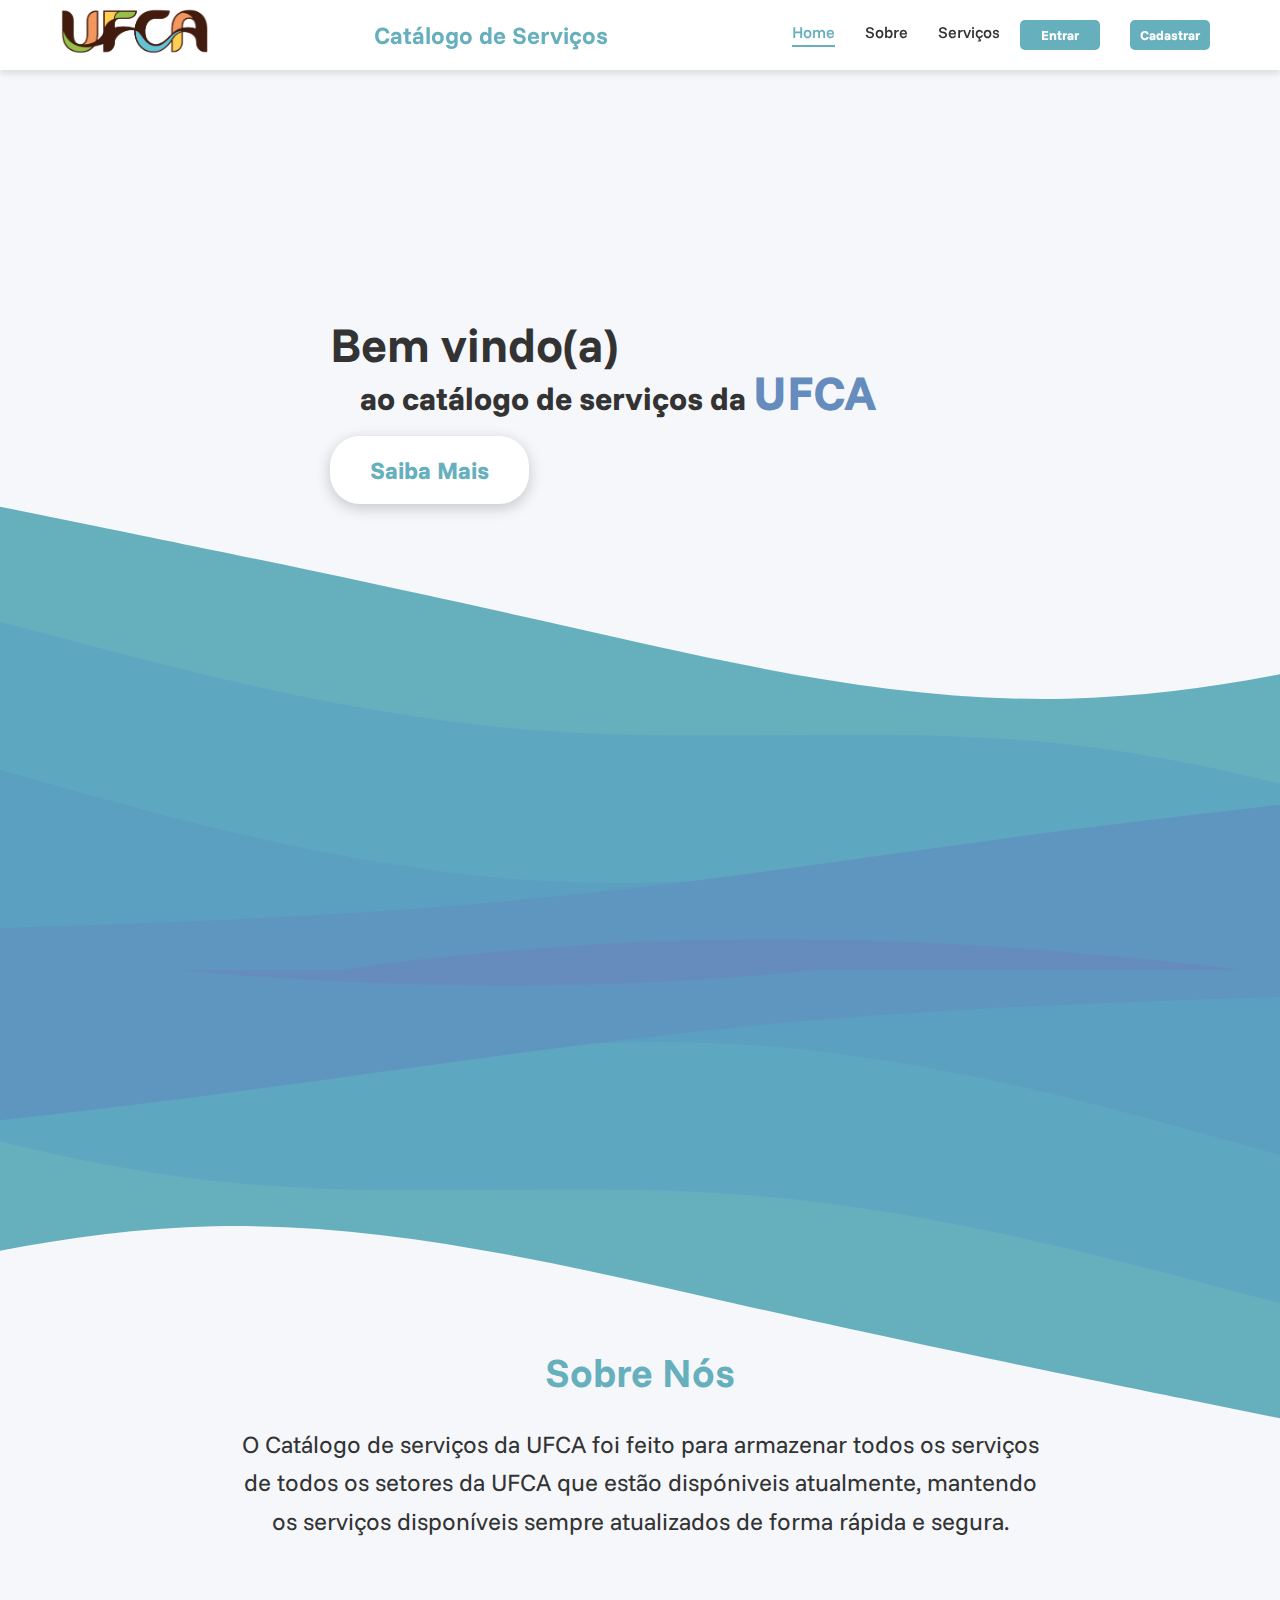
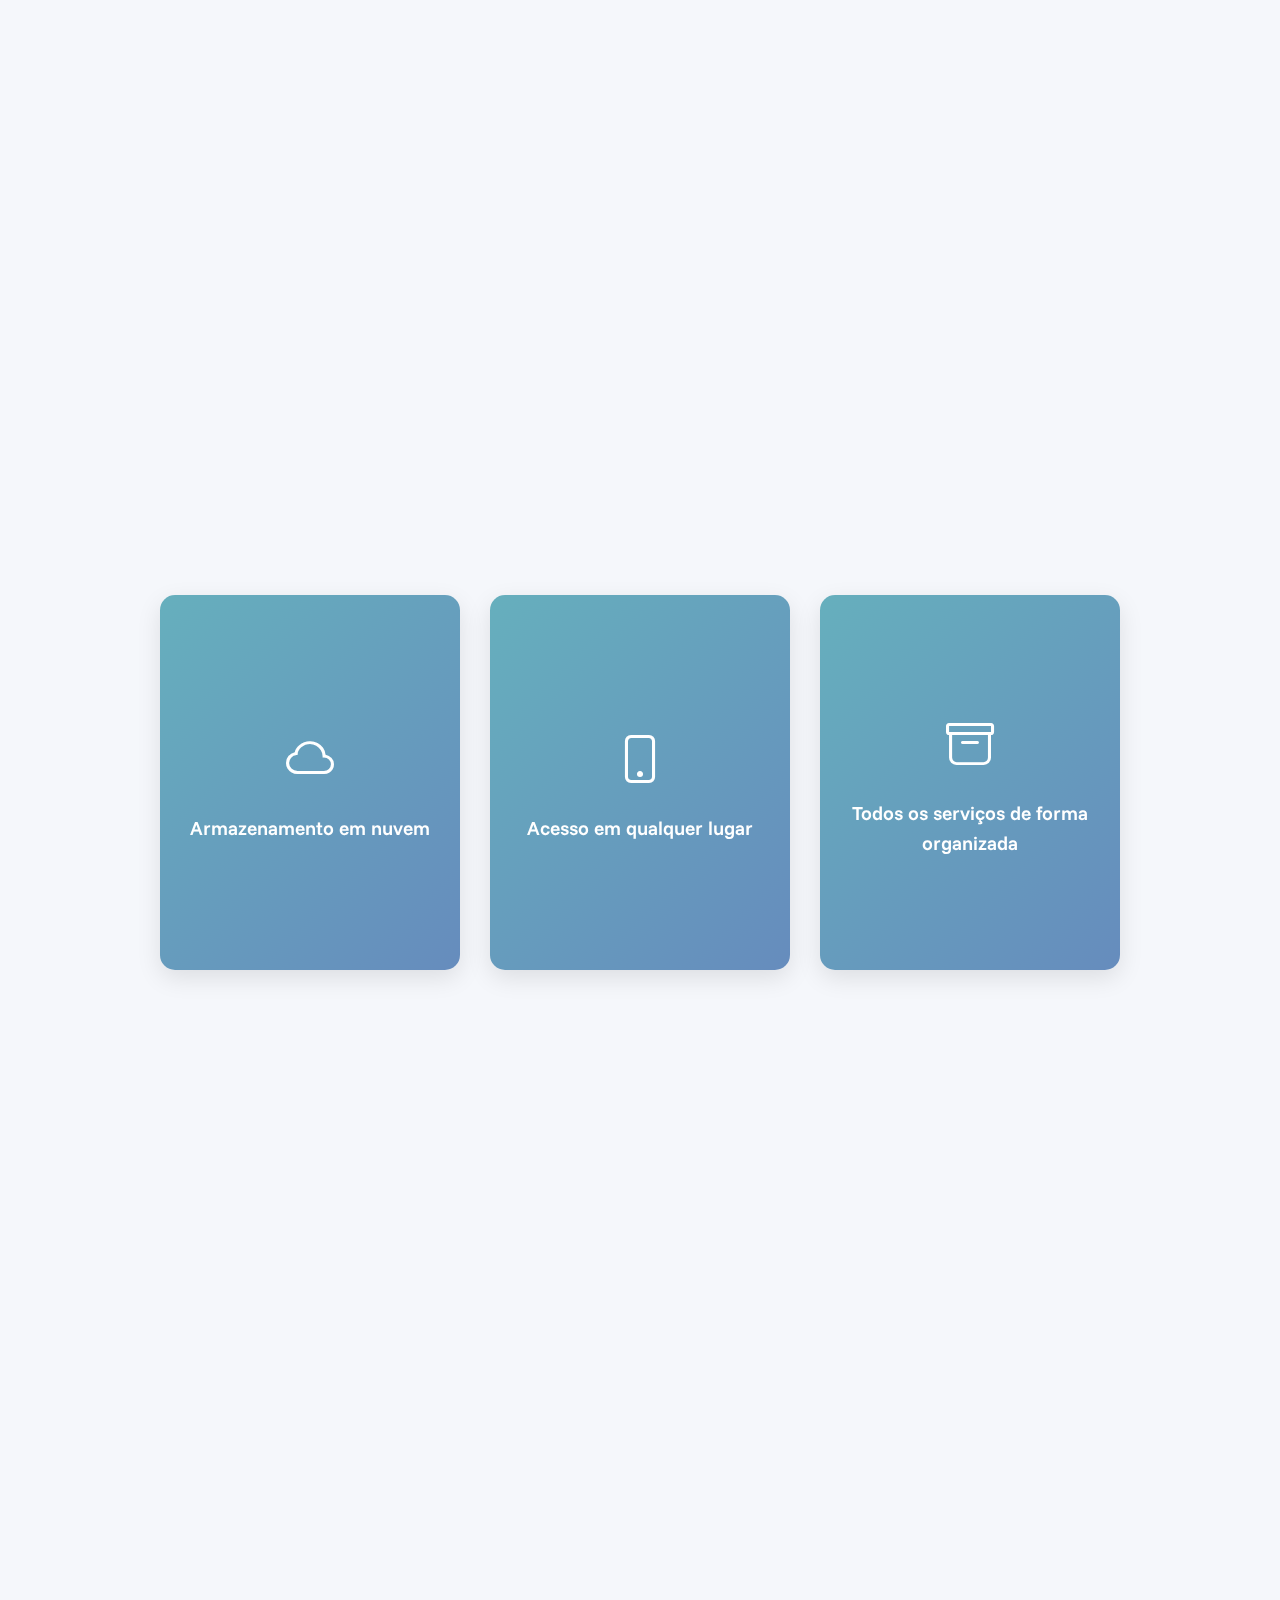
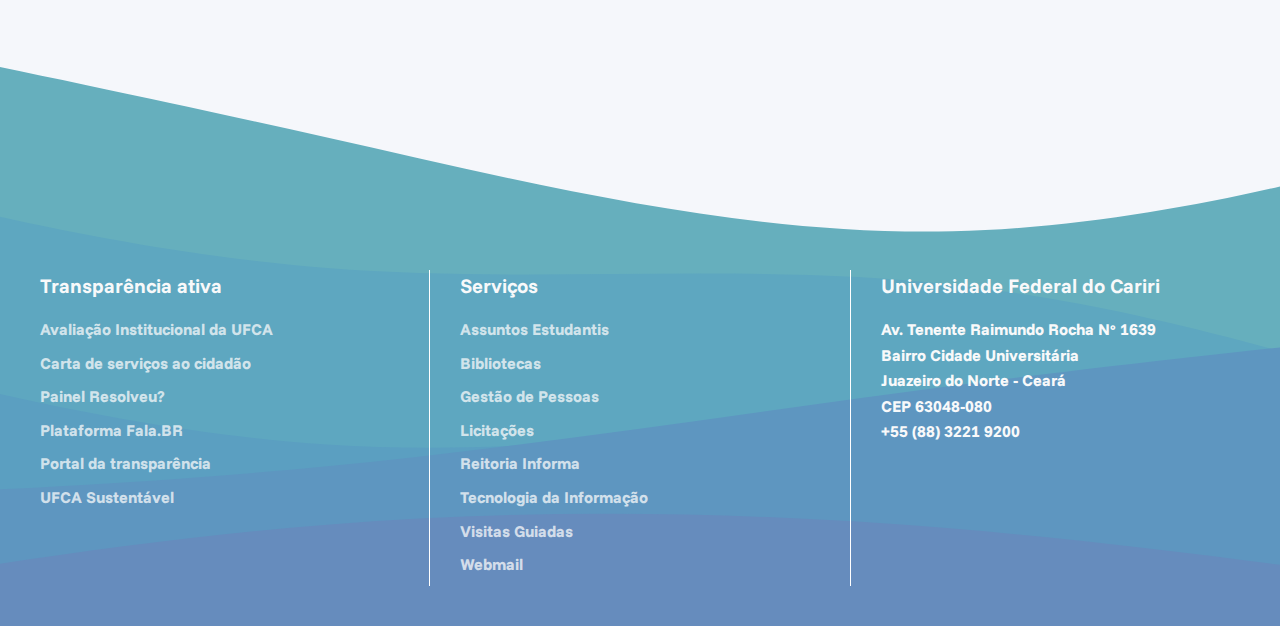
<file: index.html>
<!DOCTYPE html>
<html lang="PT-br">
<head>
    <link rel="stylesheet" href="CSS/style.css">
    <meta charset="UTF-8">
    <meta name="viewport" content="width=device-width, initial-scale=1.0">
    <meta name="description" content="Catálogo de Serviços da Universidade Federal do Cariri - UFCA">
    <title>Catálogo de Serviços UFCA</title>
    
    <!-- Otimização: Pré-conexão e carregamento otimizado de recursos externos -->
    <link rel="preconnect" href="https://fonts.googleapis.com">
    <link rel="preconnect" href="https://cdn.jsdelivr.net">
    <link rel="preload" as="style" href="https://fonts.googleapis.com/css2?family=Funnel+Sans:ital,wght@0,300..800;1,300..800&display=swap">
    <link rel="preload" as="style" href="https://cdn.jsdelivr.net/npm/bootstrap-icons@1.13.1/font/bootstrap-icons.min.css">
    
    <!-- Otimização: Favicon em múltiplos formatos -->
    <link rel="icon" href="CSS/IMG/Brasão_UFCA_em_Alta_Definição.svg" type="image/svg+xml">
    <link rel="icon" href="CSS/IMG/favicon.ico" sizes="any">    
    
    <!-- Carregamento não crítico de fontes e ícones -->
    <link rel="stylesheet" href="https://fonts.googleapis.com/css2?family=Funnel+Sans:ital,wght@0,300..800;1,300..800&display=swap" media="print" onload="this.media='all'">
    <link rel="stylesheet" href="https://cdn.jsdelivr.net/npm/bootstrap-icons@1.13.1/font/bootstrap-icons.min.css" media="print" onload="this.media='all'">
    
    <!-- Fallback-->
    <noscript>
        <link rel="stylesheet" href="https://fonts.googleapis.com/css2?family=Funnel+Sans:ital,wght@0,300..800;1,300..800&display=swap">
        <link rel="stylesheet" href="https://cdn.jsdelivr.net/npm/bootstrap-icons@1.13.1/font/bootstrap-icons.min.css">
    </noscript>
</head>
<body>
    <!--Navbar-->
    <nav class="navbar">
        <div class="nav-container">
            <a href="https://www.ufca.edu.br/"><img src="CSS/IMG/UFCA-Logo.png" alt="UFCA-Logo"></a>
            <a href="/" class="logo">
                Catálogo de Serviços
            </a>
            <ul class="nav-menu">
                <li class="nav-item">
                    <a href="#home" class="nav-link active">Home</a>
                </li>
                <li class="nav-item">
                    <a href="#about" class="nav-link">Sobre</a>
                </li>
                <li class="nav-item">
                    <a href="#services" class="nav-link">Serviços</a>
                </li>   
                <a href="login.html"><button class="but-nav" id="log">Entrar</button></a>
                <a href="cadastro.html"><button class="but-nav" dir="cad">Cadastrar</button></a>
            </ul>

            <button class="hamburger">
                <i class="bi bi-list"></i>
            </button>
        </div>
    </nav>

    <!-- Conteúdo principal-->
    <section class="hero" id="home">
        <div class="hero-content">
            <h1>Bem vindo(a)</h1>
            <p>ao catálogo de serviços da <span>UFCA</span></p>
            <a href="#about" class="btn">Saiba Mais</a>
        </div>
    </section>

    <!-- Sobre-->
    <section class="section" id="about">
        <div class="text">
        <p>O Catálogo de serviços da UFCA foi feito para armazenar todos os serviços de todos os setores da UFCA que estão dispóniveis atualmente, mantendo os serviços disponíveis sempre atualizados de forma rápida e segura.</p>
        <h2>Sobre Nós</h2>
        </div>
    </section>

    <!-- Serviços-->
   <section class="section-2" id="services">
    <div class="card-container">
        <div class="card">
            <div class="card-inner">
                <div class="card-front">
                    <i class="bi bi-cloud"></i>
                    <p>Armazenamento em nuvem</p>
                </div>
                <div class="card-back">
                    <h3>Armazenamento em nuvem</h3>
                    <p>Armazene seus serviços com segurança na nuvem em nosso site.</p>
                </div>
            </div>
        </div>

        <div class="card">
            <div class="card-inner">
                <div class="card-front">
                    <i class="bi bi-phone"></i>
                    <p>Acesso em qualquer lugar</p>
                </div>
                <div class="card-back">
                    <h3>Acesso Multiplataforma</h3>
                    <p>Acesse seus serviços de qualquer dispositivo, a qualquer hora.</p>
                </div>
            </div>
        </div>

        <div class="card">
            <div class="card-inner">
                <div class="card-front">
                    <i class="bi bi-archive"></i>
                    <p>Todos os serviços de forma organizada</p>
                </div>
                <div class="card-back">
                    <h3>Organização Inteligente</h3>
                    <p>Sistema de categorização automática e busca avançada para encontrar tudo rapidamente.</p>
                </div>
            </div>
        </div>
    </div>
</section>

<!-- Footer/Rodapé-->
    <footer>
        <div class="inform">
            <div class="inf-1">
                <h3>Transparência ativa</h3>
                <a href="https://www.ufca.edu.br/instituicao/administrativo/estrutura-organizacional/pro-reitorias/proplan/avaliacao-institucional-da-ufca/">Avaliação Institucional da UFCA</a>
                <a href="https://www.ufca.edu.br/instituicao/servicos/">Carta de serviços ao cidadão</a>
                <a href="https://centralpaineis.cgu.gov.br/visualizar/resolveu">Painel Resolveu?</a>
                <a href="https://falabr.cgu.gov.br/web/home">Plataforma Fala.BR</a>
                <a href="https://portaldatransparencia.gov.br/">Portal da transparência</a>
                <a href="https://www.ufca.edu.br/instituicao/administrativo/estrutura-organizacional/pro-reitorias/proplan/ufca-sustentavel/">UFCA Sustentável</a>
            </div>
            <div class="esp"></div>
            <div class="inf-2">
                <h3>Serviços</h3>
                <a href="https://www.ufca.edu.br/assuntos-estudantis/">Assuntos Estudantis</a>
                <a href="https://www.ufca.edu.br/instituicao/servicos/bibliotecas/">Bibliotecas</a>
                <a href="https://www.ufca.edu.br/instituicao/servicos/gestao-de-pessoas/">Gestão de Pessoas</a>
                <a href="https://www.ufca.edu.br/instituicao/administrativo/estrutura-organizacional/pro-reitorias/proad/licitacoes/">Licitações</a>
                <a href="https://www.ufca.edu.br/noticias/informe_category/reitoria-informa/">Reitoria Informa</a>
                <a href="https://www.ufca.edu.br/instituicao/servicos/tecnologia-da-informacao/">Tecnologia da Informação</a>
                <a href="https://www.ufca.edu.br/instituicao/administrativo/estrutura-organizacional/pro-reitorias/prograd/visitas-guiadas/">Visitas Guiadas</a>
                <a href="#">Webmail</a>
            </div>
            <div class="esp"></div>
            <div class="inf-3">
                <h3>Universidade Federal do Cariri</h3>
                <p>Av. Tenente Raimundo Rocha Nº 1639</p>
                <p>Bairro Cidade Universitária</p>
                <p>Juazeiro do Norte - Ceará</p>
                <p>CEP 63048-080</p>
                <p>+55 (88) 3221 9200</p>
            </div>
        </div>
    </footer>
    <script src="JS/hamburguer.js"></script>    
</body>
</html>
</file>
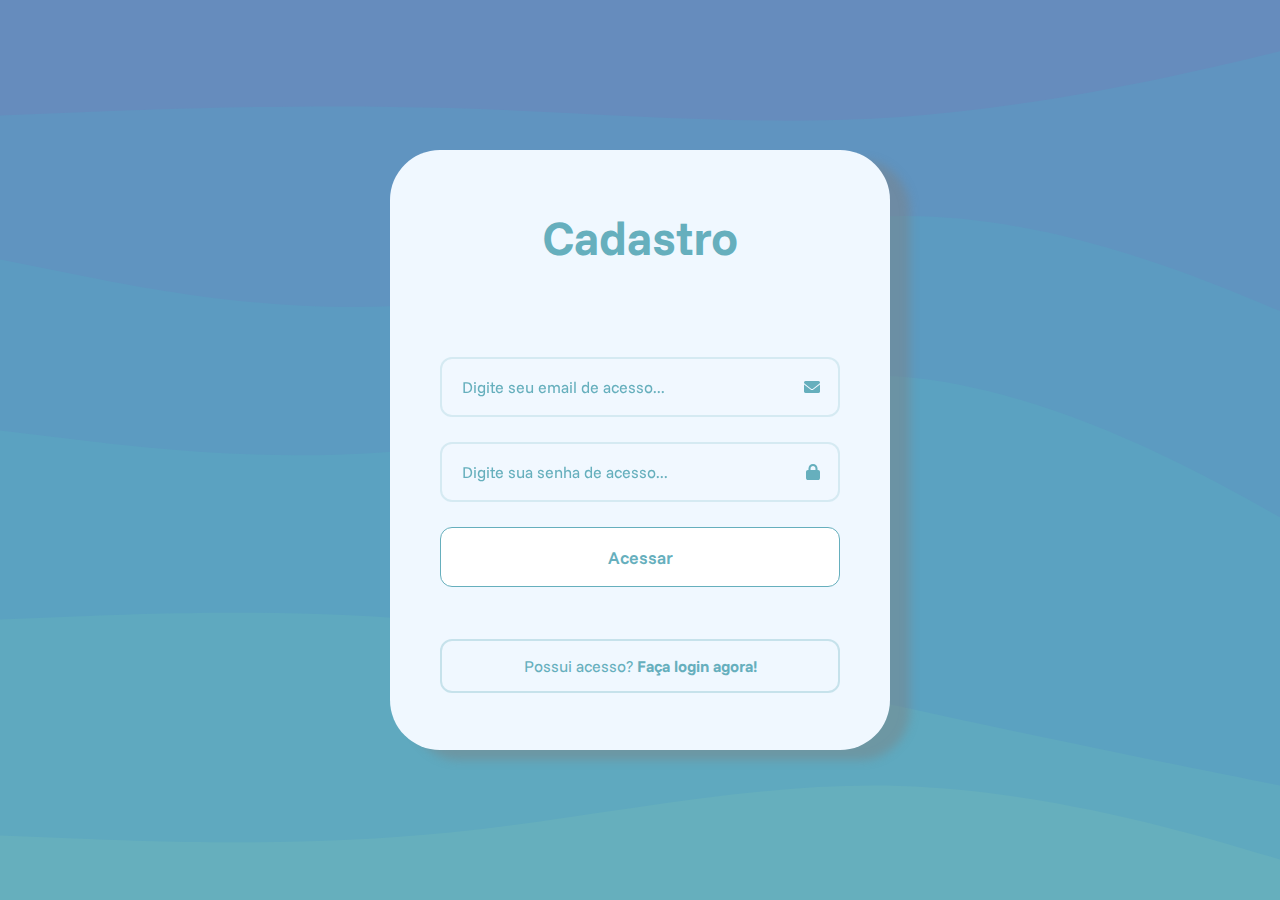
<file: cadastro.html>
<!DOCTYPE html>
<html lang="PT-br">
<head>
     <link rel="icon" href="CSS/IMG/Brasão_UFCA_em_Alta_Definição.svg">
    <meta charset="UTF-8">
    <link rel="stylesheet" href="CSS/cad-style.css">
    <meta name="viewport" content="width=device-width, initial-scale=1.0">
    <title>Catálogo de serviços - Cadastro</title>
    <link rel="stylesheet" href="https://cdnjs.cloudflare.com/ajax/libs/font-awesome/6.0.0/css/all.min.css">
</head>
<body>
    <!--Cadastro Principal-->
    <div class="cad-principal">

            <h1>Cadastro</h1>

        <form id="CadForm">

            <div class="input-group">
                <input type="email" id="email" placeholder="Digite seu email de acesso..." required>
                <i class="fas fa-envelope"></i>
            </div>

            <div class="input-group">
                <input type="password" id="password" placeholder="Digite sua senha de acesso..." required>
                <i class="fas fa-lock"></i>
            </div>

            <button type="submit" id="submitBtn">
                <span id="btnText">Acessar</span>
                <div class="loading" id="loading" style="display: none;"></div>
            </button>
        </form>

        <a href="login.html"><button class="log">
            Possui acesso? <strong>Faça login agora!</strong>
        </button></a>
    </div>

    <script src="JS/ValidadorCad.js"></script>
</body>
</html>
</file>
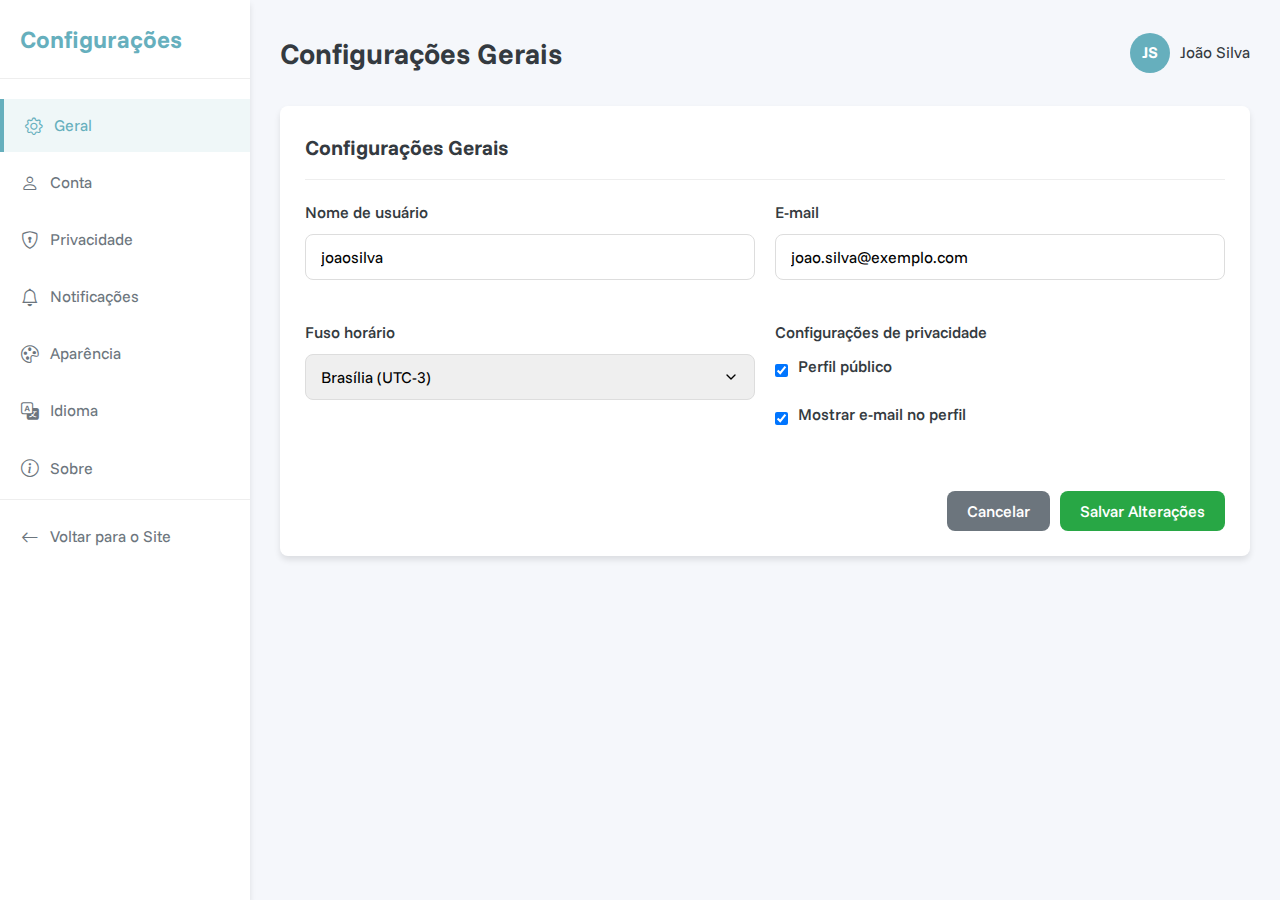
<file: config.html>
<!DOCTYPE html>
<html lang="PT-br">
<head>
    <link rel="stylesheet" href="CSS/config.css">
    <meta charset="UTF-8">
    <meta name="viewport" content="width=device-width, initial-scale=1.0">
    <meta name="description" content="Catálogo de Serviços da Universidade Federal do Cariri - UFCA">
    <title>Catálogo de Serviços - Configurações</title>
    
    <!-- Otimização: Pré-conexão e carregamento otimizado de recursos externos -->
    <link rel="preconnect" href="https://fonts.googleapis.com">
    <link rel="preconnect" href="https://cdn.jsdelivr.net">
    <link rel="preload" as="style" href="https://fonts.googleapis.com/css2?family=Funnel+Sans:ital,wght@0,300..800;1,300..800&display=swap">
    <link rel="preload" as="style" href="https://cdn.jsdelivr.net/npm/bootstrap-icons@1.13.1/font/bootstrap-icons.min.css">
    
    <!-- Otimização: Favicon em múltiplos formatos -->
    <link rel="icon" href="CSS/IMG/Brasão_UFCA_em_Alta_Definição.svg" type="image/svg+xml">
    <link rel="icon" href="CSS/IMG/favicon.ico" sizes="any">    
    
    <!-- Carregamento não crítico de fontes e ícones -->
    <link rel="stylesheet" href="https://fonts.googleapis.com/css2?family=Funnel+Sans:ital,wght@0,300..800;1,300..800&display=swap" media="print" onload="this.media='all'">
    <link rel="stylesheet" href="https://cdn.jsdelivr.net/npm/bootstrap-icons@1.13.1/font/bootstrap-icons.min.css" media="print" onload="this.media='all'">
    
    <!-- Fallback-->
    <noscript>
        <link rel="stylesheet" href="https://fonts.googleapis.com/css2?family=Funnel+Sans:ital,wght@0,300..800;1,300..800&display=swap">
        <link rel="stylesheet" href="https://cdn.jsdelivr.net/npm/bootstrap-icons@1.13.1/font/bootstrap-icons.min.css">
    </noscript>
</head>
<body>
      <div class="container">
        <!-- Barra lateral com menu de navegação -->
        <!-- Barra lateral com menu de navegação -->
<aside class="sidebar">
    <div class="sidebar-header">
        <h2>Configurações</h2>
        <button class="sidebar-close">
            <i class="bi bi-x-lg"></i>
        </button>
    </div>
    <ul class="sidebar-menu">
        <li><a href="#" class="active" data-section="general">
            <i class="bi bi-gear"></i> Geral
        </a></li>
        <li><a href="#" data-section="account">
            <i class="bi bi-person"></i> Conta
        </a></li>
        <li><a href="#" data-section="privacy">
            <i class="bi bi-shield-lock"></i> Privacidade
        </a></li>
        <li><a href="#" data-section="notifications">
            <i class="bi bi-bell"></i> Notificações
        </a></li>
        <li><a href="#" data-section="appearance">
            <i class="bi bi-palette"></i> Aparência
        </a></li>
        <li><a href="#" data-section="language">
            <i class="bi bi-translate"></i> Idioma
        </a></li>
        <li><a href="#" data-section="about">
            <i class="bi bi-info-circle"></i> Sobre
        </a></li>

        <!-- Botão de voltar corrigido -->
        <li class="sidebar-back-item">
            <a href="princi-log.html" class="sidebar-back" id="back-button">
                <i class="bi bi-arrow-left"></i> Voltar para o Site
            </a>
        </li>
    </ul>
</aside>

<!-- Conteúdo principal -->
<main class="main-content">
    <div class="header">
        <button class="hamburger">
            <i class="bi bi-list"></i>
        </button>
        <h1 id="section-title">Configurações Gerais</h1>
        <div class="user-info">
            <div class="user-avatar">JS</div>
            <span>João Silva</span>
        </div>
    </div>

            <!-- Seção de Configurações Gerais -->
            <section id="general" class="settings-section active">
                <div class="section-header">
                    <h2>Configurações Gerais</h2>
                </div>
                <div class="section-content">
                    <div class="form-group">
                        <label for="username">Nome de usuário</label>
                        <input type="text" id="username" class="form-control" value="joaosilva">
                    </div>
                    <div class="form-group">
                        <label for="email">E-mail</label>
                        <input type="email" id="email" class="form-control" value="joao.silva@exemplo.com">
                    </div>
                    <div class="form-group">
                        <label for="timezone">Fuso horário</label>
                        <div class="select-group">
                            <select id="timezone" class="form-control">
                                <option value="-3">Brasília (UTC-3)</option>
                                <option value="-4">Manaus (UTC-4)</option>
                                <option value="-5">Acre (UTC-5)</option>
                            </select>
                        </div>
                    </div>
                    <div class="form-group">
                        <label>Configurações de privacidade</label>
                        <div class="checkbox-group">
                            <input type="checkbox" id="profile-public" checked>
                            <label for="profile-public">Perfil público</label>
                        </div>
                        <div class="checkbox-group">
                            <input type="checkbox" id="show-email" checked>
                            <label for="show-email">Mostrar e-mail no perfil</label>
                        </div>
                    </div>
                </div>
                <div class="action-buttons">
                    <button class="btn btn-secondary">Cancelar</button>
                    <button class="btn btn-success" id="save-general">Salvar Alterações</button>
                </div>
            </section>

            <!-- Seção de Configurações da Conta -->
            <section id="account" class="settings-section">
                <div class="section-header">
                    <h2>Configurações da Conta</h2>
                </div>
                <div class="section-content">
                    <div class="form-group">
                        <label for="current-password">Senha atual</label>
                        <input type="password" id="current-password" class="form-control">
                    </div>
                    <div class="form-group">
                        <label for="new-password">Nova senha</label>
                        <input type="password" id="new-password" class="form-control">
                    </div>
                    <div class="form-group">
                        <label for="confirm-password">Confirmar nova senha</label>
                        <input type="password" id="confirm-password" class="form-control">
                    </div>
                    <div class="form-group">
                        <label>Excluir conta</label>
                        <p style="margin-bottom: 15px; color: var(--cor-secundaria);">Uma vez excluída, sua conta não poderá ser recuperada.</p>
                        <button class="btn btn-danger">Excluir Conta</button>
                    </div>
                </div>
                <div class="action-buttons">
                    <button class="btn btn-secondary">Cancelar</button>
                    <button class="btn btn-success" id="save-account">Salvar Alterações</button>
                </div>
            </section>

            <!-- Seção de Configurações de Privacidade -->
            <section id="privacy" class="settings-section">
                <div class="section-header">
                    <h2>Configurações de Privacidade</h2>
                </div>
                <div class="section-content">
                    <div class="form-group">
                        <label>Quem pode ver suas informações</label>
                        <div class="radio-group">
                            <input type="radio" id="privacy-public" name="privacy" checked>
                            <label for="privacy-public">Público</label>
                        </div>
                        <div class="radio-group">
                            <input type="radio" id="privacy-friends" name="privacy">
                            <label for="privacy-friends">Apenas amigos</label>
                        </div>
                        <div class="radio-group">
                            <input type="radio" id="privacy-private" name="privacy">
                            <label for="privacy-private">Privado</label>
                        </div>
                    </div>
                    <div class="form-group">
                        <label>Atividade</label>
                        <div class="checkbox-group">
                            <input type="checkbox" id="activity-status" checked>
                            <label for="activity-status">Mostrar status de atividade</label>
                        </div>
                        <div class="checkbox-group">
                            <input type="checkbox" id="last-seen" checked>
                            <label for="last-seen">Mostrar última vez online</label>
                        </div>
                    </div>
                    <div class="form-group">
                        <label>Bloqueio de usuários</label>
                        <div class="form-control" style="padding: 15px;">
                            <p style="margin-bottom: 10px;">Você não tem usuários bloqueados.</p>
                            <button class="btn btn-secondary">Gerenciar usuários bloqueados</button>
                        </div>
                    </div>
                </div>
                <div class="action-buttons">
                    <button class="btn btn-secondary">Cancelar</button>
                    <button class="btn btn-success" id="save-privacy">Salvar Alterações</button>
                </div>
            </section>

            <!-- Seção de Configurações de Notificações -->
            <section id="notifications" class="settings-section">
                <div class="section-header">
                    <h2>Configurações de Notificações</h2>
                </div>
                <div class="section-content">
                    <div class="form-group">
                        <label>Notificações por e-mail</label>
                        <div class="checkbox-group">
                            <input type="checkbox" id="email-notifications" checked>
                            <label for="email-notifications">Receber notificações por e-mail</label>
                        </div>
                    </div>
                    <div class="form-group">
                        <label>Notificações no navegador</label>
                        <div class="checkbox-group">
                            <input type="checkbox" id="browser-notifications" checked>
                            <label for="browser-notifications">Permitir notificações no navegador</label>
                        </div>
                    </div>
                    <div class="form-group">
                        <label>Tipos de notificações</label>
                        <div class="checkbox-group">
                            <input type="checkbox" id="notify-messages" checked>
                            <label for="notify-messages">Novas mensagens</label>
                        </div>
                        <div class="checkbox-group">
                            <input type="checkbox" id="notify-friend-requests" checked>
                            <label for="notify-friend-requests">Solicitações de amizade</label>
                        </div>
                        <div class="checkbox-group">
                            <input type="checkbox" id="notify-comments">
                            <label for="notify-comments">Comentários em publicações</label>
                        </div>
                        <div class="checkbox-group">
                            <input type="checkbox" id="notify-updates" checked>
                            <label for="notify-updates">Atualizações do sistema</label>
                        </div>
                    </div>
                </div>
                <div class="action-buttons">
                    <button class="btn btn-secondary">Cancelar</button>
                    <button class="btn btn-success" id="save-notifications">Salvar Alterações</button>
                </div>
            </section>

            <!-- Seção de Configurações de Aparência -->
            <section id="appearance" class="settings-section">
                <div class="section-header">
                    <h2>Configurações de Aparência</h2>
                </div>
                <div class="section-content">
                    <div class="form-group">
                        <label>Tema</label>
                        <div class="radio-group">
                            <input type="radio" id="theme-light" name="theme" checked>
                            <label for="theme-light">Claro</label>
                        </div>
                        <div class="radio-group">
                            <input type="radio" id="theme-dark" name="theme">
                            <label for="theme-dark">Escuro</label>
                        </div>
                        <div class="radio-group">
                            <input type="radio" id="theme-auto" name="theme">
                            <label for="theme-auto">Automático (segue o sistema)</label>
                        </div>
                    </div>
                    <div class="form-group">
                        <label>Cor de destaque</label>
                        <div class="theme-options">
                            <div class="theme-option theme-light active" data-color="light"></div>
                            <div class="theme-option theme-dark" data-color="dark"></div>
                            <div class="theme-option theme-blue" data-color="blue"></div>
                            <div class="theme-option theme-green" data-color="green"></div>
                        </div>
                    </div>
                    <div class="form-group">
                        <label for="font-size">Tamanho da fonte</label>
                        <input type="range" id="font-size" min="12" max="24" value="16" class="form-control">
                        <div style="display: flex; justify-content: space-between; margin-top: 5px;">
                            <span>Pequeno</span>
                            <span>Médio</span>
                            <span>Grande</span>
                        </div>
                    </div>
                    <div class="form-group">
                        <label>Configurações de densidade</label>
                        <div class="radio-group">
                            <input type="radio" id="density-comfortable" name="density" checked>
                            <label for="density-comfortable">Confortável</label>
                        </div>
                        <div class="radio-group">
                            <input type="radio" id="density-compact" name="density">
                            <label for="density-compact">Compacto</label>
                        </div>
                    </div>
                </div>
                <div class="action-buttons">
                    <button class="btn btn-secondary">Cancelar</button>
                    <button class="btn btn-success" id="save-appearance">Salvar Alterações</button>
                </div>
            </section>

            <!-- Seção de Configurações de Idioma -->
            <section id="language" class="settings-section">
                <div class="section-header">
                    <h2>Configurações de Idioma</h2>
                </div>
                <div class="section-content">
                    <div class="form-group">
                        <label for="language-select">Idioma de exibição</label>
                        <div class="select-group">
                            <select id="language-select" class="form-control">
                                <option value="pt-BR" selected>Português (Brasil)</option>
                                <option value="en-US">English (US)</option>
                                <option value="es-ES">Español</option>
                                <option value="fr-FR">Français</option>
                                <option value="de-DE">Deutsch</option>
                            </select>
                        </div>
                    </div>
                    <div class="form-group">
                        <label for="date-format">Formato de data</label>
                        <div class="select-group">
                            <select id="date-format" class="form-control">
                                <option value="dd/mm/yyyy" selected>DD/MM/AAAA</option>
                                <option value="mm/dd/yyyy">MM/DD/AAAA</option>
                                <option value="yyyy-mm-dd">AAAA-MM-DD</option>
                            </select>
                        </div>
                    </div>
                    <div class="form-group">
                        <label for="time-format">Formato de hora</label>
                        <div class="radio-group">
                            <input type="radio" id="time-format-12" name="time-format" checked>
                            <label for="time-format-12">12 horas (AM/PM)</label>
                        </div>
                        <div class="radio-group">
                            <input type="radio" id="time-format-24" name="time-format">
                            <label for="time-format-24">24 horas</label>
                        </div>
                    </div>
                    <div class="form-group">
                        <label for="currency">Moeda</label>
                        <div class="select-group">
                            <select id="currency" class="form-control">
                                <option value="BRL" selected>Real brasileiro (R$)</option>
                                <option value="USD">Dólar americano ($)</option>
                                <option value="EUR">Euro (€)</option>
                                <option value="GBP">Libra esterlina (£)</option>
                            </select>
                        </div>
                    </div>
                </div>
                <div class="action-buttons">
                    <button class="btn btn-secondary">Cancelar</button>
                    <button class="btn btn-success" id="save-language">Salvar Alterações</button>
                </div>
            </section>

            <!-- Seção Sobre o Sistema -->
            <section id="about" class="settings-section">
                <div class="section-header">
                    <h2>Sobre o Sistema</h2>
                </div>
                <div class="section-content">
                    <div class="form-group">
                        <label>Versão</label>
                        <p>v2.5.1</p>
                    </div>
                    <div class="form-group">
                        <label>Última atualização</label>
                        <p>15 de outubro de 2023</p>
                    </div>
                    <div class="form-group">
                        <label>Termos de uso</label>
                        <p>Leia nossos <a href="#" style="color: var(--cor-primaria);">termos de uso</a> e <a href="#" style="color: var(--cor-primaria);">política de privacidade</a>.</p>
                    </div>
                    <div class="form-group">
                        <label>Suporte</label>
                        <p>Entre em contato com nossa equipe de suporte em <a href="mailto:support@exemplo.com" style="color: var(--cor-primaria);">support@exemplo.com</a>.</p>
                    </div>
                    <div class="form-group">
                        <label>Verificar atualizações</label>
                        <button class="btn btn-secondary">Verificar Agora</button>
                    </div>
                </div>
            </section>
        </main>
    </div>

    <!-- Notificação Toast -->
    <div class="toast" id="toast">Configurações salvas com sucesso!</div>
        <script src="JS/config.js"></script>
</body>
</html>
</file>
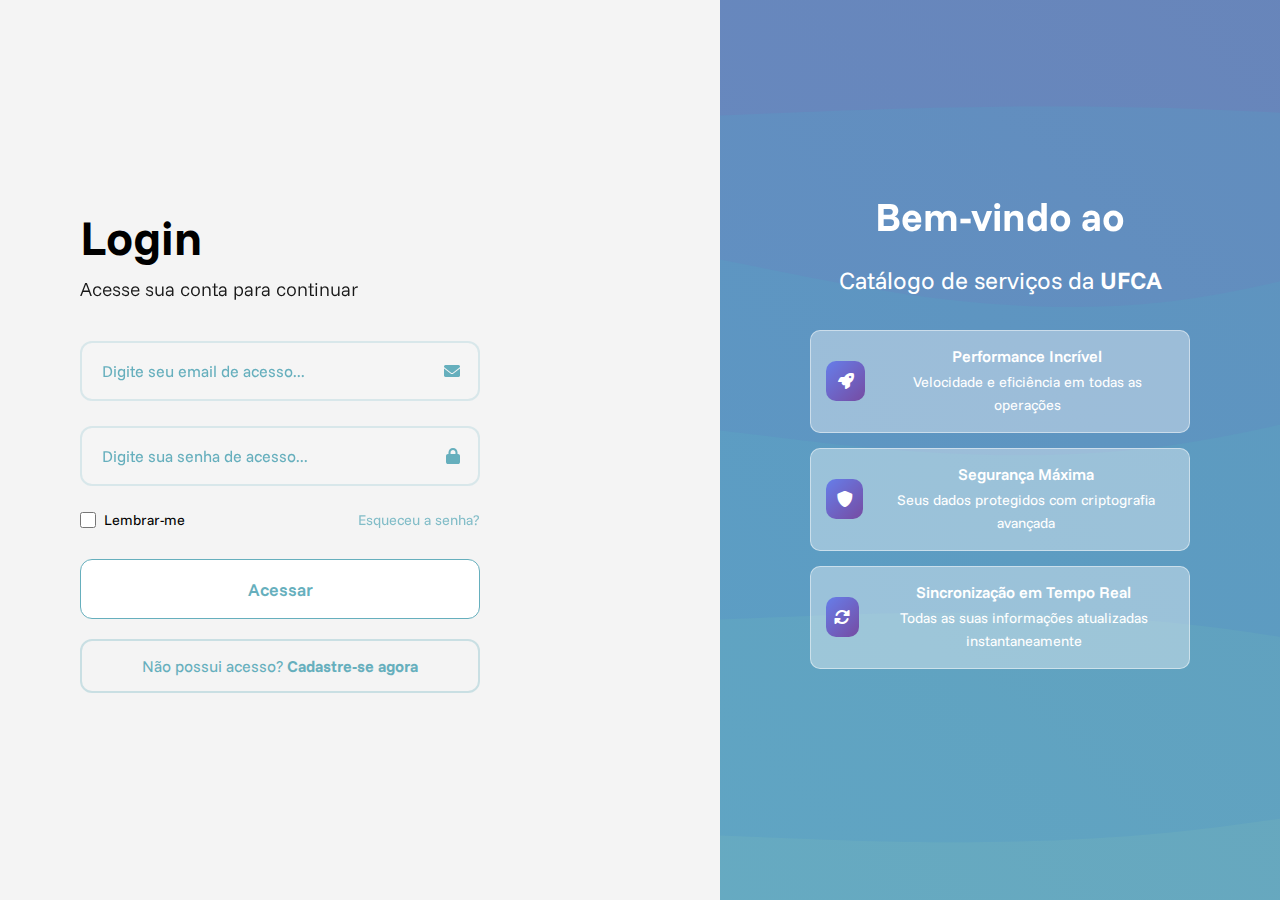
<file: login.html>
<!DOCTYPE html>
<html lang="PT-br">
<head>
     <link rel="icon" href="CSS/IMG/Brasão_UFCA_em_Alta_Definição.svg">
    <link rel="stylesheet" href="CSS/login-style.css">
    <meta charset="UTF-8">
    <meta name="viewport" content="width=device-width, initial-scale=1.0">
    <title>Catálogo de serviços - Login</title>
    <link rel="stylesheet" href="https://cdnjs.cloudflare.com/ajax/libs/font-awesome/6.0.0/css/all.min.css">
</head>
<body>
  <main>
        <!-- Lado Esquerdo - Formulário de Login -->
        <div class="lad-1">
            <div class="login-content">
                <h1>Login</h1>
                <p class="subtitle">Acesse sua conta para continuar</p>
                
                <form id="loginForm">
                    <div class="input-group">
                        <input type="email" id="email" placeholder="Digite seu email de acesso..." required>
                        <i class="fas fa-envelope"></i>
                    </div>
                    
                    <div class="input-group">
                        <input type="password" id="password" placeholder="Digite sua senha de acesso..." required>
                        <i class="fas fa-lock"></i>
                    </div>
                    
                    <div class="options">
                        <label class="remember">
                            <input type="checkbox" id="remember">
                            Lembrar-me
                        </label>
                        <a href="#" class="forgot">Esqueceu a senha?</a>
                    </div>
                    
                    <button type="submit" id="submitBtn">
                        <span id="btnText">Acessar</span>
                        <div class="loading" id="loading" style="display: none;"></div>
                    </button>
                </form>
                
                <a href="cadastro.html"><button class="cad">
                    Não possui acesso? <strong>Cadastre-se agora</strong>
                </button></a>
            </div>
        </div>
        
        <!-- Lado Direito - Visual -->
        <div class="lad-2">
            <div class="visual-content floating">
                <h2>Bem-vindo ao</h2>
                <p>Catálogo de serviços da <strong>UFCA</strong></p>
                
                <div class="features">
                    <div class="feature">
                        <i class="fas fa-rocket"></i>
                        <div class="feature-text">
                            <h3>Performance Incrível</h3>
                            <p>Velocidade e eficiência em todas as operações</p>
                        </div>
                    </div>
                    
                    <div class="feature">
                        <i class="fas fa-shield-alt"></i>
                        <div class="feature-text">
                            <h3>Segurança Máxima</h3>
                            <p>Seus dados protegidos com criptografia avançada</p>
                        </div>
                    </div>
                    
                    <div class="feature">
                        <i class="fas fa-sync-alt"></i>
                        <div class="feature-text">
                            <h3>Sincronização em Tempo Real</h3>
                            <p>Todas as suas informações atualizadas instantaneamente</p>
                        </div>
                    </div>
                </div>
            </div>
        </div>
    </main>
    <script src="JS/Validador.js"></script>
</body>
</html>
</file>
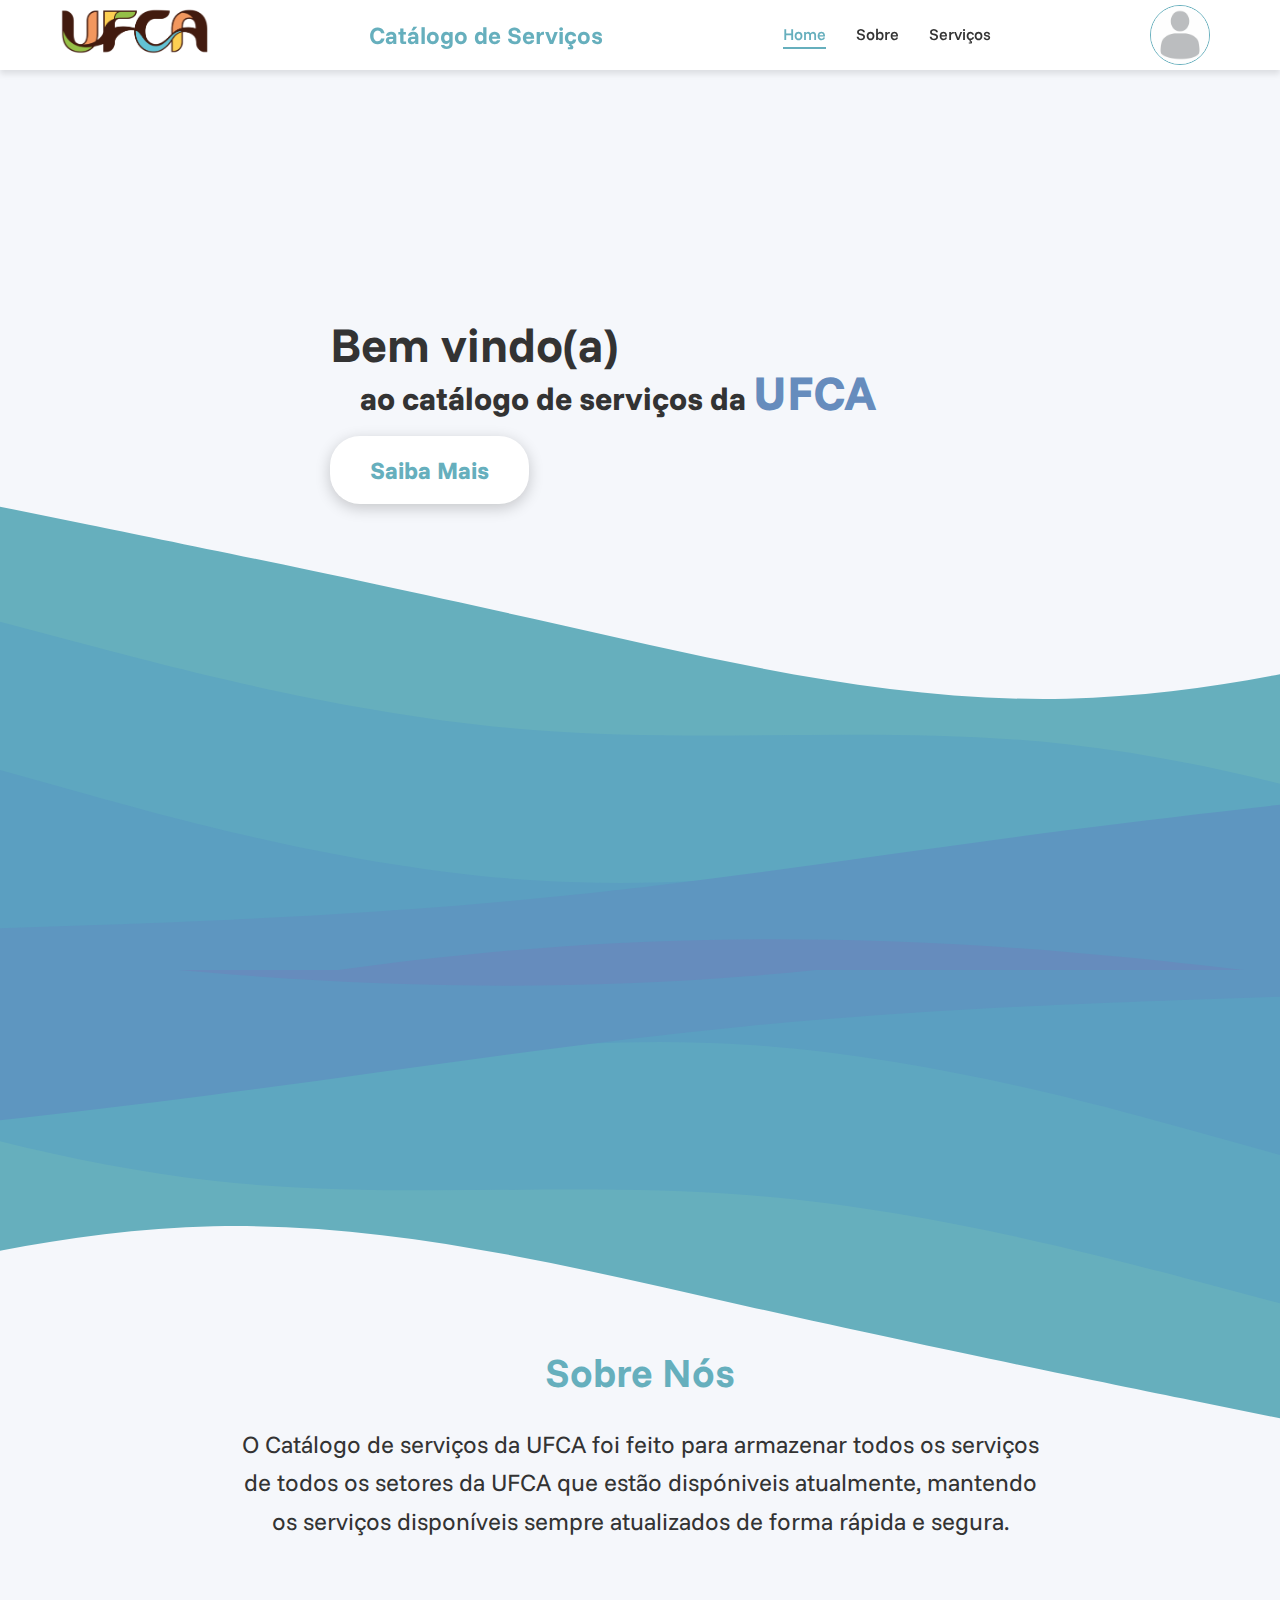
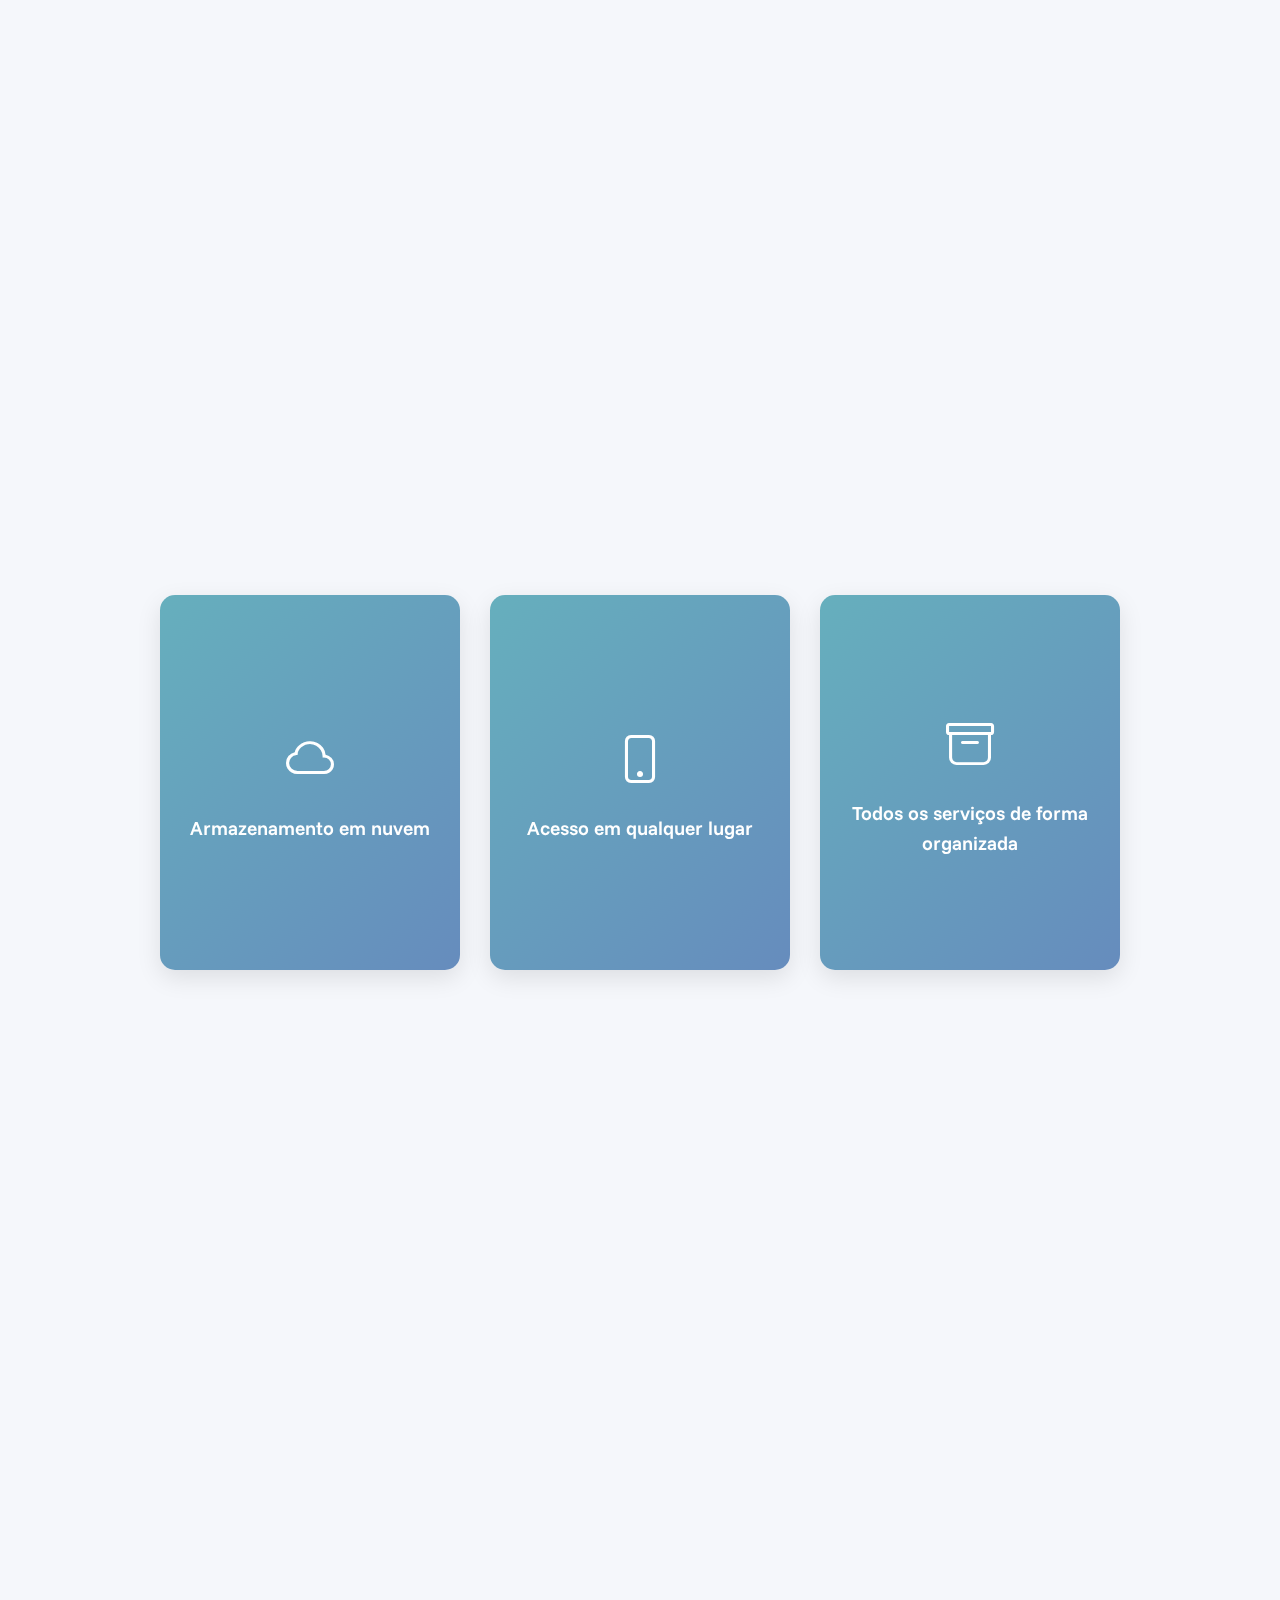
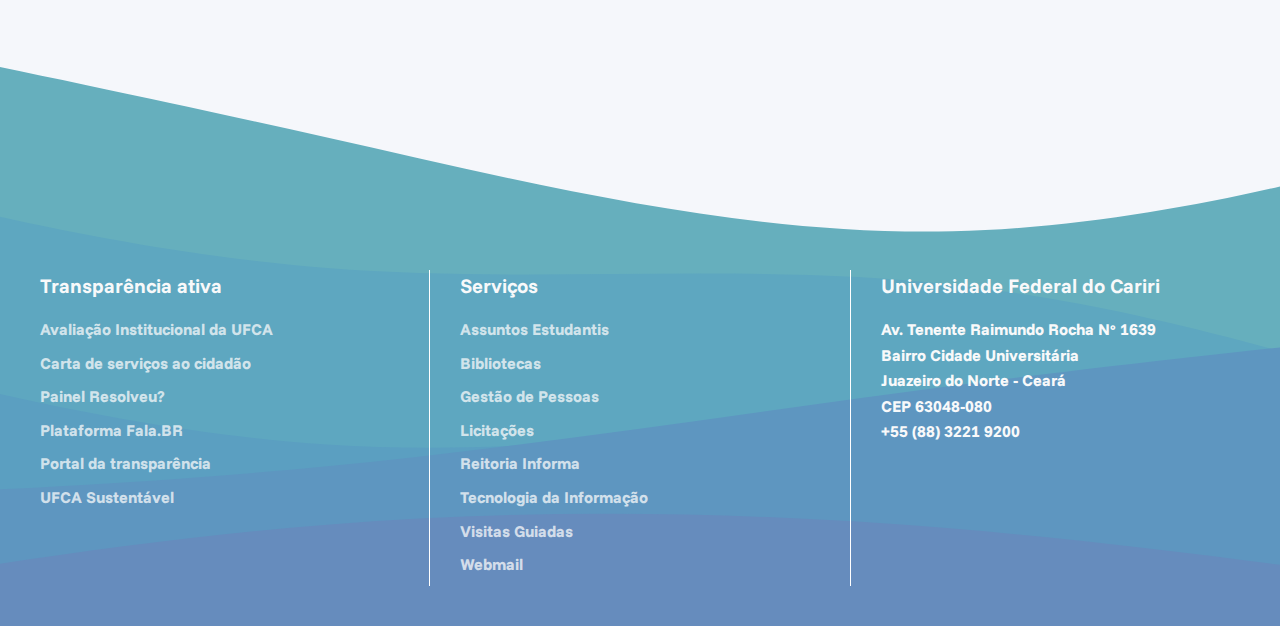
<file: princi-log.html>
<!DOCTYPE html>
<html lang="PT-br">
<head>
    <link rel="icon" href="CSS/IMG/Brasão_UFCA_em_Alta_Definição.svg">
    <link rel="stylesheet" href="CSS/style.css">
    <link rel="stylesheet" href="CSS/princi-log-style.css">
    <link rel="stylesheet" href="https://cdn.jsdelivr.net/npm/bootstrap-icons@1.13.1/font/bootstrap-icons.min.css">
    <meta charset="UTF-8">
    <meta name="viewport" content="width=device-width, initial-scale=1.0">
    <title>Catálogo de Serviços UFCA</title>

    <!-- Otimização: Pré-conexão e carregamento otimizado de recursos externos -->
    <link rel="preconnect" href="https://fonts.googleapis.com">
    <link rel="preconnect" href="https://cdn.jsdelivr.net">
    <link rel="preload" as="style" href="https://fonts.googleapis.com/css2?family=Funnel+Sans:ital,wght@0,300..800;1,300..800&display=swap">
    <link rel="preload" as="style" href="https://cdn.jsdelivr.net/npm/bootstrap-icons@1.13.1/font/bootstrap-icons.min.css">
    
    <!-- Otimização: Favicon em múltiplos formatos -->
    <link rel="icon" href="CSS/IMG/Brasão_UFCA_em_Alta_Definição.svg" type="image/svg+xml">
    <link rel="icon" href="CSS/IMG/favicon.ico" sizes="any">
    
    <!-- Carregamento não crítico de fontes e ícones -->
    <link rel="stylesheet" href="https://fonts.googleapis.com/css2?family=Funnel+Sans:ital,wght@0,300..800;1,300..800&display=swap" media="print" onload="this.media='all'">
    <link rel="stylesheet" href="https://cdn.jsdelivr.net/npm/bootstrap-icons@1.13.1/font/bootstrap-icons.min.css" media="print" onload="this.media='all'">
    
    <!-- Fallback-->
    <noscript>
        <link rel="stylesheet" href="https://fonts.googleapis.com/css2?family=Funnel+Sans:ital,wght@0,300..800;1,300..800&display=swap">
        <link rel="stylesheet" href="https://cdn.jsdelivr.net/npm/bootstrap-icons@1.13.1/font/bootstrap-icons.min.css">
    </noscript>
</head>
<body>
    <!--Navbar-->
    <nav class="navbar">
        <div class="nav-container">
            <a href="https://www.ufca.edu.br/"><img src="CSS/IMG/UFCA-Logo.png" alt="UFCA-Logo"></a>
            <a href="/" class="logo">
                Catálogo de Serviços
            </a>
            <ul class="nav-menu">
                <li class="nav-item">
                    <a href="#home" class="nav-link active">Home</a>
                </li>
                <li class="nav-item">
                    <a href="#about" class="nav-link">Sobre</a>
                </li>
                <li class="nav-item">
                    <a href="#services" class="nav-link">Serviços</a>
                </li>   
            </ul>

            <img src="CSS/IMG/default-profile-picture-avatar-photo-600nw-1725917284.webp" 
     alt="Foto de perfil" 
     id="perf" 
     style="height: 60px; width: 60px; border-radius: 100%; margin-left: 10px; border: 1px solid #66afbd; cursor: pointer; object-fit: cover;">

            <button class="hamburger">
                <i class="bi bi-list"></i>
            </button>

            
        </div>
    </nav>

    <!-- Menu de perfil fixo -->
<div class="profile-menu" id="profile-menu">
    <a href="#" class="config-option">
        <i class="bi bi-gear" style="margin-right: 8px;"></i>Configuração
    </a>
    <div class="divider"></div>
    <a href="#" class="logout">
        <i class="bi bi-box-arrow-right" style="margin-right: 8px;"></i>Sair
    </a>
</div>

    <!-- Conteúdo principal-->
    <section class="hero" id="home">
        <div class="hero-content">
            <h1>Bem vindo(a)</h1>
            <p>ao catálogo de serviços da <span>UFCA</span></p>
            <a href="#about" class="btn">Saiba Mais</a>
        </div>
    </section>

    <!-- Sobre-->
    <section class="section" id="about">
        <div class="text">
        <p>O Catálogo de serviços da UFCA foi feito para armazenar todos os serviços de todos os setores da UFCA que estão dispóniveis atualmente, mantendo os serviços disponíveis sempre atualizados de forma rápida e segura.</p>
        <h2>Sobre Nós</h2>
        </div>
    </section>

    <!-- Serviços-->
   <section class="section-2" id="services">
    <div class="card-container">
        <div class="card">
            <div class="card-inner">
                <div class="card-front">
                    <i class="bi bi-cloud"></i>
                    <p>Armazenamento em nuvem</p>
                </div>
                <div class="card-back">
                    <h3>Armazenamento em nuvem</h3>
                    <p>Armazene seus serviços com segurança na nuvem em nosso site.</p>
                </div>
            </div>
        </div>

        <div class="card">
            <div class="card-inner">
                <div class="card-front">
                    <i class="bi bi-phone"></i>
                    <p>Acesso em qualquer lugar</p>
                </div>
                <div class="card-back">
                    <h3>Acesso Multiplataforma</h3>
                    <p>Acesse seus serviços de qualquer dispositivo, a qualquer hora.</p>
                </div>
            </div>
        </div>

        <div class="card">
            <div class="card-inner">
                <div class="card-front">
                    <i class="bi bi-archive"></i>
                    <p>Todos os serviços de forma organizada</p>
                </div>
                <div class="card-back">
                    <h3>Organização Inteligente</h3>
                    <p>Sistema de categorização automática e busca avançada para encontrar tudo rapidamente.</p>
                </div>
            </div>
        </div>
    </div>
</section>

<!-- Footer/Rodapé-->
    <footer>
        <div class="inform">
            <div class="inf-1">
                <h3>Transparência ativa</h3>
                <a href="https://www.ufca.edu.br/instituicao/administrativo/estrutura-organizacional/pro-reitorias/proplan/avaliacao-institucional-da-ufca/">Avaliação Institucional da UFCA</a>
                <a href="https://www.ufca.edu.br/instituicao/servicos/">Carta de serviços ao cidadão</a>
                <a href="https://centralpaineis.cgu.gov.br/visualizar/resolveu">Painel Resolveu?</a>
                <a href="https://falabr.cgu.gov.br/web/home">Plataforma Fala.BR</a>
                <a href="https://portaldatransparencia.gov.br/">Portal da transparência</a>
                <a href="https://www.ufca.edu.br/instituicao/administrativo/estrutura-organizacional/pro-reitorias/proplan/ufca-sustentavel/">UFCA Sustentável</a>
            </div>
            <div class="esp"></div>
            <div class="inf-2">
                <h3>Serviços</h3>
                <a href="https://www.ufca.edu.br/assuntos-estudantis/">Assuntos Estudantis</a>
                <a href="https://www.ufca.edu.br/instituicao/servicos/bibliotecas/">Bibliotecas</a>
                <a href="https://www.ufca.edu.br/instituicao/servicos/gestao-de-pessoas/">Gestão de Pessoas</a>
                <a href="https://www.ufca.edu.br/instituicao/administrativo/estrutura-organizacional/pro-reitorias/proad/licitacoes/">Licitações</a>
                <a href="https://www.ufca.edu.br/noticias/informe_category/reitoria-informa/">Reitoria Informa</a>
                <a href="https://www.ufca.edu.br/instituicao/servicos/tecnologia-da-informacao/">Tecnologia da Informação</a>
                <a href="https://www.ufca.edu.br/instituicao/administrativo/estrutura-organizacional/pro-reitorias/prograd/visitas-guiadas/">Visitas Guiadas</a>
                <a href="#">Webmail</a>
            </div>
            <div class="esp"></div>
            <div class="inf-3">
                <h3>Universidade Federal do Cariri</h3>
                <p>Av. Tenente Raimundo Rocha Nº 1639</p>
                <p>Bairro Cidade Universitária</p>
                <p>Juazeiro do Norte - Ceará</p>
                <p>CEP 63048-080</p>
                <p>+55 (88) 3221 9200</p>
            </div>
        </div>
    </footer>
    <script src="JS/hamburguer.js"></script>
    <script src="JS/menu-log.js"></script>
</body>
</html>
</file>
<file: CSS/style.css>
@import url('https://fonts.googleapis.com/css2?family=Funnel+Sans:ital,wght@0,300..800;1,300..800&display=swap');
        *  {
        margin: 0;
        padding: 0;
        box-sizing: border-box;
        font-family: "Funnel Sans", sans-serif;
        }

        html {
            scrollbar-color: #66afbd #f8fafc;
            scrollbar-width: thin;
        }

        :root {
            --primary-color: #66afbd;
            --secondary-color: #668cbd;
            --text-color: #333;
            --light-color: #f8f9fa;
            --shadow: 0 4px 6px rgba(0, 0, 0, 0.1);
        }

        body {
            background-color: #f5f7fb;
            color: var(--text-color);
            line-height: 1.6;
        }

        /* Navbar*/
        .navbar {
            background-color: white;
            box-shadow: var(--shadow);
            position: fixed;
            top: 0;
            width: 100%;
            z-index: 1000;
        }

        .nav-container {
            max-width: 1200px;
            margin: 0 auto;
            padding: 0 20px;
            display: flex;
            justify-content: space-between;
            align-items: center;
            height: 70px;
        }

        .logo {
            display: flex;
            align-items: center;
            text-decoration: none;
            color: var(--primary-color);
            font-weight: 700;
            font-size: 1.5rem;
        }

        .nav-container img {
            margin-right: 10px;
            width: 150px;
            height: 50px;
        }

        .nav-menu {
            display: flex;
            list-style: none;
        }

        .nav-item {
            margin-left: 30px;
        }

        .nav-link {
            text-decoration: none;
            color: var(--text-color);
            font-weight: 500;
            font-size: 1rem;
            transition: color 0.3s ease;
            position: relative;
            padding: 5px 0;
        }

        .nav-link:hover {
            color: var(--primary-color);
        }

        .nav-link::after {
            content: '';
            position: absolute;
            bottom: 0;
            left: 0;
            width: 0;
            height: 2px;
            background-color: var(--primary-color);
            transition: width 0.3s ease;
        }

        .nav-link:hover::after {
            width: 100%;
        }

        .nav-link.active {
            color: var(--primary-color);
        }

        .nav-link.active::after {
            width: 100%;
        }

        .but-nav {
            padding: 5px;
            border-radius: 5px;
            border: none;
            width: 80px;
            height: 30px;
            margin-right: 10px;
            margin-left: 20px ;
            background-color: #66afbd;
            color: white;
            font-weight: 800;
            cursor: pointer;
            transition: all .3s ease;
        }

        .but-nav:hover{
            transform: scale(1.1);
        }

        .hamburger {
            display: none;
            cursor: pointer;
            background: none;
            border: none;
            font-size: 3rem;
            color: var(--primary-color);
        }
    
        /*Contúdo inicial*/
        .hero {
            height: 100vh;
            display: flex;
            align-items: center;
            justify-content: center;
            margin-top: 70px;
            background: url(IMG/layered-waves-haikei.svg);
            background-repeat: no-repeat;
            background-size: cover;
            background-position-y: 65px;
            line-height: 1;
        }

        .hero-content {
            max-width: 1000px;
            width: 600px;
            height: 400px;
            margin-right: 20px;
        }

        .hero h1 {
            font-size: 3rem;
            animation: slideLeft 0.3s ease-in-out;
        }

        .hero p {
            font-size: 2rem;
            font-weight: 800;
            margin-bottom: 20px;
            margin-left: 30px;
            animation: slideLeft 0.4s ease-in-out;
        }

        .hero p span {
            font-size: 3rem;
            color: #668cbd;
        }

        .btn {
            display: inline-block;
            background-color: white;
            color: var(--primary-color);
            padding: 22px 40px;
            border-radius: 30px;
            text-decoration: none;
            font-weight: 800;
            font-size: 1.5rem;
            transition: all 0.3s ease;
            box-shadow: 0 4px 15px rgba(0, 0, 0, 0.2);
            animation: slideLeft 0.5s ease-in-out;
        }

        .btn:hover {
            transform: translateY(-3px);
            box-shadow: 0 6px 20px rgba(0, 0, 0, 0.25);
        }

        @keyframes slideLeft {
            from {
                opacity: 0;
                transform: translateX(-100px);
            }
            to {
                opacity: 1;
                transform: translateX(0);
            }
        }

        /*Sobre*/
        .section {
            display: flex;
            align-items: center;
            justify-content: center;
            text-align: center;
            transform: rotate(180deg);
            padding: 80px 20px;
            height: 100vh;
            margin: 0 auto;
            background: url(IMG/layered-waves-haikei.svg);
            background-repeat: no-repeat;
            background-size: cover;
            background-position-y: 80px;
        }

        .section h2 {
            text-align: center;
            margin-bottom: 40px;
            color: var(--primary-color);
            font-size: 2.5rem;
            transform: rotate(-180deg);
        }

        .section p {
            font-size: 1.5rem;
            max-width: 800px;
            margin: 0 auto 20px;
            text-align: center;
            transform: rotate(-180deg);
        }

        /*Serviços*/
        .section-2{
            display: flex;
            align-items: center;
            justify-content: center;
            text-align: center; 
            padding: 80px 20px;
            height: 100vh;
            margin: 0 auto;
        }

        .card-container {
            display: flex;
            justify-content: center;
            gap: 30px;
            flex-wrap: wrap;
            max-width: 1200px;
            margin: 0 auto;
        }

        .card {
            perspective: 1000px;
            width: 300px;
            height: 250px;
            cursor: pointer;
        }

        .card-inner {
            position: relative;
            width: 100%;
            height: 150%;
            transition: transform 0.6s;
            transform-style: preserve-3d;
            box-shadow: 0 8px 25px rgba(0,0,0,0.1);
            border-radius: 15px;
        }

        .card:hover .card-inner {
            transform: rotateY(180deg);
        }

        .card-front, .card-back {
            position: absolute;
            width: 100%;
            height: 100%;
            backface-visibility: hidden;
            border-radius: 15px;
            padding: 30px 25px;
            box-sizing: border-box;
            display: flex;
            flex-direction: column;
            justify-content: center;
            align-items: center;
            text-align: center;
        }

        .card-front {
            background: linear-gradient(135deg, #66afbd 0%, #668cbd 100%);
            color: white;
        }

        .card-front i {
            font-size: 3rem;
            margin-bottom: 15px;
            color: white;
        }

        .card-front p {
            font-size: 1.2rem;
            font-weight: 600;
            margin: 0;
        }

        .card-back {
            background: linear-gradient(135deg, #668cbd 0%, #66afbd 100%);
            color: white;
            transform: rotateY(180deg);
            justify-content: space-between;
        }

        .card-back h3 {
            font-size: 1.5rem;
            margin: 0 0 15px 0;
            color: white;
        }

        .card-back p {
            font-size: 0.95rem;
            line-height: 1.5;
            margin: 0 0 20px 0;
            opacity: 0.9;
            margin-bottom: 8em;
        }

        /* Efeitos de hover adicionais */
        .card:hover .card-front i {
            transform: scale(1.1);
            transition: transform 0.3s ease;
        }

        /*Footer*/
        footer {
            background-image: url(IMG/layered-waves-haikei.svg);
            background-size: cover;
            background-position: center bottom;
            background-repeat: no-repeat;
            padding: 60px 20px 40px;
            width: 100%;
        }

        .inform {
            display: flex;
            gap: 30px;
            width: 100%;
            max-width: 1200px;
            margin: 0 auto;
            margin-top: 40em;
            position: relative;
            z-index: 2; /* coloca o conteúdo acima do overlay */
        }

        .inform .inf-1,
        .inform .inf-2,
        .inform .inf-3 {
            display: flex;
            flex-direction: column;
            flex: 1;
        }

        .esp {
            background-color: white;
            width: 1px;
        }
        
        .inform a {
            color: #f8f9fac2;
            text-decoration: none;
            margin-bottom: 8px;
            transition: color 0.3s;
            font-weight: 800;
        }

        .inform a:hover {
            color: #f8f9fa;
        }

        .inform h3 {
            margin-bottom: 15px;
            font-size: 20px;
            color: #f8f9fa;
        }

        .inform p{
            color: #f8f9fa;
            font-weight: 800;
        }

        .hamburger {
            display: none;
        }

        /*Responsividade*/
@media screen and (max-width: 768px) {
    .hamburger {
        display: block;
    }

    .nav-menu {
        position: fixed;
        top: 70px;
        left: -100%;
        flex-direction: column;
        background-color: white;
        width: 100%;
        text-align: center;
        transition: 0.3s;
        box-shadow: 0 10px 10px rgba(0, 0, 0, 0.1);
        padding: 20px 0;
    }


    .but-nav {
        margin-top: 10px;
    }

    .nav-menu.active {
        left: 0;
    }

    .nav-item {
        margin: 15px 0;
    }

    .hero-content{
        text-align: center;
    }

    .hero h1 {
        font-size: 2.2rem;
    }

    .hero p {
        font-size: 1.5rem;
    }

    .hero .img{
        display: none;
    }

    .section .text {
        margin-top: -20em;
    }

    .card-container {
        flex-direction: column;
        align-items: center;
    }
            
    .card {
        width: 100%;
        max-width: 350px;
        height: 220px;
    }
            
    .section-2 {
        padding: 40px 15px;
    }

    footer{
        background-image: none;
        background-color: #66afbd;
    }
    .inform {
        flex-wrap: wrap;
        gap: 25px;
        margin-bottom: 50px;
    }
    
    .inform .inf-1,
    .inform .inf-2,
    .inform .inf-3 {
        flex: 1 1 calc(50% - 25px);
        min-width: 250px;
    }
    
    .esp {
        display: none;
    }
    
    footer {
        padding: 40px 20px 30px;
    }
}

/* Mobile (480px) */
@media screen and (max-width: 480px) {
    .nav-container {
        padding: 0 15px;
    }

    .logo {
        font-size: 1.3rem;
    }

    .hero-content{
        text-align: center;
    }

    .btn{
        margin-left: 1em;
    }

    .section .text {
        margin-top: -20em;
    }

    /* Footer responsivo para mobile */
    .inform {
        flex-direction: column;
        gap: 30px;
        margin-top: 15em;
    }
    
    .inform .inf-1,
    .inform .inf-2,
    .inform .inf-3 {
        flex: 1 1 100%;
        text-align: center;
    }
    
    .inform h3 {
        font-size: 18px;
        margin-bottom: 20px;
    }
    
    .inform a {
        margin-bottom: 10px;
        font-size: 14px;
    }
    
    footer {
        padding: 30px 15px 25px;
    }
}

/* Mobile pequeno (360px) */
@media screen and (max-width: 360px) {
    .inform {
        margin-top: 12em;
        gap: 25px;
    }
    
    .inform h3 {
        font-size: 16px;
    }
    
    .inform a, .inform p {
        font-size: 13px;
    }
    
    footer {
        padding: 25px 10px 20px;
    }
}

@media (max-width: 1024px) {

    .card-container {
        gap: 20px;
    }
            
    .card {
        width: 280px;
        height: 230px;
    }

}
</file>
<file: CSS/cad-style.css>
@import url('https://fonts.googleapis.com/css2?family=Funnel+Sans:ital,wght@0,300..800;1,300..800&display=swap');
*  {
    margin: 0;
    padding: 0;
    box-sizing: border-box;
    font-family: "Funnel Sans", sans-serif;
}

html {
    scrollbar-color: #66afbd #f8fafc;
    scrollbar-width: thin;
}


body {
    background-image: url(IMG/stacked-waves-haikei.svg);
    background-repeat: no-repeat;
    background-size: cover;
    font-family: "Funnel Sans", sans-serif;
    height: 100vh;
    overflow: hidden;  
}

.cad-principal{
    background-color: aliceblue;
    width: 500px;
    height: 600px;
    display: flex;
    flex: 1;
    flex-direction: column;
    align-items: center;
    justify-content: center;
    border-radius: 50px;
    position: absolute;
    top: 50%;
    left: 50%;
    transform: translate(-50%, -50%);
    box-shadow: 20px 10px 10px rgba(128, 128, 128, 0.438);
}

.cad-principal h1 {
    font-size: 3rem;
    font-weight: 700;
    color: #66afbd;
    margin-bottom: 10px;
}

#CadForm {
    width: 80%;
    margin-bottom: 2em;
    margin-top: 5em;
}

.input-group {
    position: relative;
    margin-bottom: 25px;
}

.input-group input {
    width: 100%;
    padding: 18px 20px;
    border: 2px solid rgb(102, 175, 189, 0.2);
    border-radius: 12px;
    font-size: 1rem;
    background: rgba(255, 255, 255, 0.1);
    color: #66afbd;
    backdrop-filter: blur(10px);
    transition: all 0.3s ease;
    outline: none;
}

.input-group input::placeholder {
    color: #66afbd;
}

.input-group input:focus {
    border-color: rgb(102, 175, 189, 0.5);
    background: rgba(255, 255, 255, 0.15);
    transform: translateY(-2px);
    box-shadow: 0 10px 30px rgba(0, 0, 0, 0.2);
}

.input-group i {
    position: absolute;
    right: 20px;
    top: 50%;
    transform: translateY(-50%);
    color: #66afbd;
}

.loading {
    display: inline-block;
    width: 20px;
    height: 20px;
    border: 3px solid #66afbd;
    border-radius: 50%;
    border-top-color: transparent;
    animation: spin 1s ease-in-out infinite;
}

button[type="submit"] {
    width: 100%;
    padding: 18px;
    background: white;
    color: #66afbd;
    border: 1px solid #66afbd;
    border-radius: 12px;
    font-size: 1.1rem;
    font-weight: 600;
    cursor: pointer;
    transition: all 0.3s ease;
    margin-bottom: 20px;
    position: relative;
    overflow: hidden;
}

button[type="submit"]:hover {
    transform: translateY(-3px);
    box-shadow: 0 15px 35px rgba(0, 0, 0, 0.3);
    border: 2px solid #66afbd;
}

.log {
    width: 400px;
    padding: 15px;
    background: transparent;
    color: #66afbd;
    border: 2px solid rgb(102, 175, 189, .3);
    border-radius: 12px;
    font-size: 1rem;
    cursor: pointer;
    transition: all 0.3s ease;
}

.log:hover {
    border-color: #66afbd;
    background: rgba(255, 255, 255, 0.1);
    transform: translateY(-2px);
}

@keyframes spin {
    to { transform: rotate(360deg); }
}

@media (max-width: 1024px) {
   body {
    background-image: none;
   }

   .cad-principal{
    box-shadow: none;
    background-color: white;
   }
}

@media (max-width: 768px) {
   body {
    background-image: none;
   }

   .cad-principal{
    box-shadow: none;
    background-color: white;
   }
}

@media (max-width: 480px) {
    body {
    background-image: none;
   }

   .cad-principal{
    box-shadow: none;
    background-color: white;
   }
}
</file>
<file: CSS/config.css>
@import url('https://fonts.googleapis.com/css2?family=Funnel+Sans:ital,wght@0,300..800;1,300..800&display=swap');
        *  {
        margin: 0;
        padding: 0;
        box-sizing: border-box;
        font-family: "Funnel Sans", sans-serif;
        }

        html {
            scrollbar-color: #66afbd #f8fafc;
            scrollbar-width: thin;
        }

        :root {
            --cor-primaria: #66afbd;
            --cor-secundaria: #6c757d;
            --cor-sucesso: #28a745;
            --cor-perigo: #dc3545;
            --cor-aviso: #ffc107;
            --cor-clara: #f8f9fa;
            --cor-escura: #343a40;
            --borda-arredondada: 8px;
            --sombra: 0 4px 6px rgba(0, 0, 0, 0.1);
            --transicao: all 0.3s ease;
        }
        body {
            background-color: #f5f7fb;
            color: var(--cor-escura);
            line-height: 1.6;
        }

        .container {
            display: flex;
            min-height: 100vh;
        }

        /* Estilos da barra lateral */
        .sidebar {
            width: 250px;
            background-color: white;
            box-shadow: var(--sombra);
            padding: 20px 0;
            transition: var(--transicao);
            z-index: 100;
        }

        .sidebar-header {
            padding: 0 20px 20px;
            border-bottom: 1px solid #eee;
            margin-bottom: 20px;
        }

        .sidebar-header h2 {
            color: var(--cor-primaria);
            font-size: 1.5rem;
        }

        .sidebar-menu {
            list-style: none;
        }

        .sidebar-menu li {
            margin-bottom: 5px;
        }

        .sidebar-menu a {
            display: flex;
            align-items: center;
            padding: 12px 20px;
            color: var(--cor-secundaria);
            text-decoration: none;
            transition: var(--transicao);
        }

        .sidebar-menu a:hover {
            background-color: rgba(74, 110, 224, 0.1);
            color: var(--cor-primaria);
        }

        .sidebar-menu a.active {
            background-color: rgba(74, 110, 224, 0.1);
            color: var(--cor-primaria);
            border-left: 4px solid var(--cor-primaria);
        }

        .sidebar-menu i {
            margin-right: 10px;
            font-size: 1.2rem;
            width: 20px;
            text-align: center;
        }

        /* Estilos do conteúdo principal */
        .main-content {
            flex: 1;
            padding: 30px;
            overflow-y: auto;
        }

        .header {
            display: flex;
            justify-content: space-between;
            align-items: center;
            margin-bottom: 30px;
        }

        .header h1 {
            font-size: 1.8rem;
            color: var(--cor-escura);
        }

        .user-info {
            display: flex;
            align-items: center;
            gap: 10px;
        }

        .user-avatar {
            width: 40px;
            height: 40px;
            border-radius: 50%;
            background-color: var(--cor-primaria);
            color: white;
            display: flex;
            align-items: center;
            justify-content: center;
            font-weight: bold;
        }

        /* Estilos das seções de configurações */
        .settings-section {
            background-color: white;
            border-radius: var(--borda-arredondada);
            box-shadow: var(--sombra);
            padding: 25px;
            margin-bottom: 25px;
            display: none;
        }

        .settings-section.active {
            display: block;
            animation: fadeIn 0.5s ease;
        }

        @keyframes fadeIn {
            from { opacity: 0; transform: translateY(10px); }
            to { opacity: 1; transform: translateY(0); }
        }

        .section-header {
            display: flex;
            justify-content: space-between;
            align-items: center;
            margin-bottom: 20px;
            padding-bottom: 15px;
            border-bottom: 1px solid #eee;
        }

        .section-header h2 {
            font-size: 1.3rem;
            color: var(--cor-escura);
        }

        .section-content {
            display: grid;
            grid-template-columns: repeat(auto-fill, minmax(300px, 1fr));
            gap: 20px;
        }

        /* Estilos dos elementos de formulário */
        .form-group {
            margin-bottom: 20px;
        }

        .form-group label {
            display: block;
            margin-bottom: 8px;
            font-weight: 500;
            color: var(--cor-escura);
        }

        .form-control {
            width: 100%;
            padding: 12px 15px;
            border: 1px solid #ddd;
            border-radius: var(--borda-arredondada);
            font-size: 1rem;
            transition: var(--transicao);
        }

        .form-control:focus {
            outline: none;
            border-color: var(--cor-primaria);
            box-shadow: 0 0 0 3px rgba(74, 110, 224, 0.2);
        }

        .checkbox-group, .radio-group {
            display: flex;
            align-items: center;
            margin-bottom: 15px;
        }

        .checkbox-group input, .radio-group input {
            margin-right: 10px;
        }

        .select-group {
            position: relative;
        }

        .select-group select {
            appearance: none;
            background-image: url("data:image/svg+xml;charset=UTF-8,%3csvg xmlns='http://www.w3.org/2000/svg' viewBox='0 0 24 24' fill='none' stroke='currentColor' stroke-width='2' stroke-linecap='round' stroke-linejoin='round'%3e%3cpolyline points='6 9 12 15 18 9'%3e%3c/polyline%3e%3c/svg%3e");
            background-repeat: no-repeat;
            background-position: right 15px center;
            background-size: 16px;
            padding-right: 45px;
        }

        /* Estilos do toggle switch */
        .toggle {
            position: relative;
            display: inline-block;
            width: 60px;
            height: 30px;
        }

        .toggle input {
            opacity: 0;
            width: 0;
            height: 0;
        }

        .toggle-slider {
            position: absolute;
            cursor: pointer;
            top: 0;
            left: 0;
            right: 0;
            bottom: 0;
            background-color: #ccc;
            transition: var(--transicao);
            border-radius: 34px;
        }

        .toggle-slider:before {
            position: absolute;
            content: "";
            height: 22px;
            width: 22px;
            left: 4px;
            bottom: 4px;
            background-color: white;
            transition: var(--transicao);
            border-radius: 50%;
        }

        input:checked + .toggle-slider {
            background-color: var(--cor-primaria);
        }

        input:checked + .toggle-slider:before {
            transform: translateX(30px);
        }

        /* Estilos dos botões */
        .btn {
            display: inline-block;
            padding: 10px 20px;
            background-color: var(--cor-primaria);
            color: white;
            border: none;
            border-radius: var(--borda-arredondada);
            cursor: pointer;
            font-size: 1rem;
            font-weight: 500;
            transition: var(--transicao);
        }

        .btn:hover {
            background-color: #3a5bc7;
            transform: translateY(-2px);
        }

        .btn-secondary {
            background-color: var(--cor-secundaria);
        }

        .btn-secondary:hover {
            background-color: #5a6268;
        }

        .btn-danger {
            background-color: var(--cor-perigo);
        }

        .btn-danger:hover {
            background-color: #c82333;
        }

        .btn-success {
            background-color: var(--cor-sucesso);
        }

        .btn-success:hover {
            background-color: #218838;
        }

        .action-buttons {
            display: flex;
            gap: 10px;
            justify-content: flex-end;
            margin-top: 20px;
        }

        /* Estilos das opções de tema */
        .theme-options {
            display: flex;
            gap: 15px;
            margin-top: 15px;
        }

        .theme-option {
            width: 50px;
            height: 50px;
            border-radius: 50%;
            cursor: pointer;
            border: 3px solid transparent;
            transition: var(--transicao);
        }

        .theme-option.active {
            border-color: var(--cor-primaria);
        }   

        /* Estilos da notificação toast */
        .toast {
            position: fixed;
            bottom: 20px;
            right: 20px;
            padding: 15px 25px;
            background-color: var(--cor-sucesso);
            color: white;
            border-radius: var(--borda-arredondada);
            box-shadow: var(--sombra);
            transform: translateY(100px);
            opacity: 0;
            transition: var(--transicao);
            z-index: 1000;
        }

        .toast.show {
            transform: translateY(0);
            opacity: 1;
        }

        .hamburger {
    display: none;
}

/* Estilos para os ícones Bootstrap no menu */
.sidebar-menu i {
    margin-right: 10px;
    font-size: 1.1rem;
    width: 20px;
    text-align: center;
}

/* Estados do menu lateral */
.sidebar-menu a.active {
    background-color: rgba(102, 175, 189, 0.1);
    color: var(--cor-primaria);
    border-left: 4px solid var(--cor-primaria);
}

.sidebar-menu a:hover {
    background-color: rgba(102, 175, 189, 0.05);
    color: var(--cor-primaria);
}

.sidebar-header {
    position: relative;
    padding: 0 20px 20px;
    border-bottom: 1px solid #eee;
    margin-bottom: 20px;
    display: flex;
    justify-content: space-between;
    align-items: center;
}

.sidebar-close {
    display: none;
    background: none;
    border: none;
    font-size: 1.3rem;
    cursor: pointer;
    color: var(--cor-secundaria);
    padding: 6px;
    border-radius: var(--borda-arredondada);
    transition: var(--transicao);
}

.sidebar-close:hover {
    background-color: rgba(102, 175, 189, 0.1);
    color: var(--cor-primaria);
}

/* Item de voltar no menu */
.sidebar-back-item {
    margin-top: auto;
    border-top: 1px solid #eee;
    padding-top: 10px;
}

.sidebar-back {
    display: flex;
    align-items: center;
    padding: 12px 20px;
    color: var(--cor-secundaria);
    text-decoration: none;
    transition: var(--transicao);
    background-color: transparent;
    border: none;
    width: 100%;
    text-align: left;
    cursor: pointer;
    font-family: inherit;
    font-size: inherit;
}

.sidebar-back:hover {
    background-color: rgba(102, 175, 189, 0.1);
    color: var(--cor-primaria);
}

.sidebar-back i {
    margin-right: 10px;
    font-size: 1.1rem;
}

/* Estilos responsivos para o botão de fechar */
@media (max-width: 992px) {
    .sidebar-close {
        display: flex;
        align-items: center;
        justify-content: center;
    }
    
    .sidebar-header h2 {
        margin: 0;
        font-size: 1.3rem;
    }
    
    /* Ajuste para o item de voltar em mobile */
    .sidebar-back-item {
        position: sticky;
        bottom: 0;
        background-color: white;
        margin-top: 20px;
        padding: 15px 0;
        border-top: 1px solid #eee;
    }
    
    .sidebar-back {
        font-weight: 500;
        color: var(--cor-primaria);
    }
}

/* Estilos específicos para mobile muito pequeno */
@media (max-width: 576px) {
    .sidebar-close {
        font-size: 1.1rem;
        padding: 4px;
    }
    
    .sidebar-header h2 {
        font-size: 1.2rem;
    }
    
    .sidebar-back {
        padding: 15px 20px;
        font-size: 0.95rem;
    }
}

@media (max-width: 992px) {
    .container {
        flex-direction: column;
    }

    .sidebar {
        width: 280px;
        position: fixed;
        top: 0;
        left: -100%;
        height: 100vh;
        overflow-y: auto;
        z-index: 1000;
        transition: all 0.3s ease;
        background-color: white;
        box-shadow: 2px 0 10px rgba(0,0,0,0.1);
    }

    .sidebar.active {
        left: 0;
    }

    .main-content {
        margin-left: 0;
        padding: 80px 20px 30px;
        width: 100%;
        background-color: #f5f7fb;
    }

    /* Estilos para o botão hamburger - CORRIGIDO */
    .hamburger {
        display: flex !important;
        align-items: center;
        justify-content: center;
        background: none;
        border: none;
        font-size: 1.5rem;
        cursor: pointer;
        color: var(--cor-escura);
        padding: 8px 12px;
        border-radius: var(--borda-arredondada);
        transition: var(--transicao);
        margin-right: 15px;
        z-index: 1001;
    }

    .hamburger:hover {
        background-color: rgba(102, 175, 189, 0.1);
        color: var(--cor-primaria);
    }

    .hamburger i {
        font-size: 1.5rem;
    }

    .header {
        position: fixed;
        top: 0;
        left: 0;
        right: 0;
        background-color: white;
        padding: 15px 20px;
        box-shadow: var(--sombra);
        z-index: 999;
        display: flex;
        justify-content: space-between;
        align-items: center;
    }

    .header-left {
        display: flex;
        align-items: center;
        flex: 1;
    }

    .header h1 {
        font-size: 1.4rem;
        margin: 0;
        color: var(--cor-escura);
        flex: 1;
    }

    .user-info {
        display: flex;
        align-items: center;
        gap: 10px;
    }

    .user-avatar {
        width: 35px;
        height: 35px;
        font-size: 0.9rem;
        background-color: var(--cor-primaria);
        color: white;
    }

    /* Overlay para quando o menu estiver aberto - CORRIGIDO */
    .sidebar-overlay {
        position: fixed;
        top: 0;
        left: 0;
        right: 0;
        bottom: 0;
        background-color: rgba(0, 0, 0, 0.5);
        z-index: 998;
        opacity: 0;
        visibility: hidden;
        transition: all 0.3s ease;
    }

    .sidebar-overlay.active {
        opacity: 1;
        visibility: visible;
    }

    .section-content {
        grid-template-columns: 1fr;
        gap: 15px;
    }

    .settings-section {
        padding: 20px;
        margin-bottom: 20px;
        background-color: white;
        border-radius: var(--borda-arredondada);
        box-shadow: var(--sombra);
    }

    .section-header {
        flex-direction: column;
        align-items: flex-start;
        gap: 10px;
        border-bottom: 1px solid #eee;
    }

    .section-header h2 {
        font-size: 1.2rem;
        color: var(--cor-escura);
    }

    .action-buttons {
        flex-direction: column;
        gap: 10px;
    }

    .btn {
        width: 100%;
        text-align: center;
        background-color: var(--cor-primaria);
        color: white;
    }

    /* Ajustes para o toast em mobile */
    .toast {
        left: 20px;
        right: 20px;
        bottom: 20px;
        text-align: center;
        background-color: var(--cor-sucesso);
        color: white;
    }
}

/* Celulares (576px - 768px) */
@media (max-width: 768px) {
    .main-content {
        padding: 70px 15px 20px;
        background-color: #f5f7fb;
    }

    .header {
        padding: 12px 15px;
        background-color: white;
    }

    .header h1 {
        font-size: 1.2rem;
        color: var(--cor-escura);
    }

    .hamburger {
        padding: 6px 10px;
        font-size: 1.3rem;
        margin-right: 12px;
    }

    .hamburger i {
        font-size: 1.3rem;
    }

    .user-info span {
        display: none;
    }

    .settings-section {
        padding: 15px;
        margin-bottom: 15px;
        background-color: white;
    }
}

/* Celulares pequenos (até 576px) */
@media (max-width: 576px) {
    .main-content {
        padding: 60px 10px 15px;
        background-color: #f5f7fb;
    }

    .header {
        padding: 10px 12px;
        background-color: white;
    }

    .header h1 {
        font-size: 1.1rem;
        max-width: 150px;
        overflow: hidden;
        text-overflow: ellipsis;
        white-space: nowrap;
        color: var(--cor-escura);
    }

    .hamburger {
        font-size: 1.2rem;
        padding: 5px 8px;
        margin-right: 10px;
    }

    .hamburger i {
        font-size: 1.2rem;
    }

    .user-avatar {
        width: 32px;
        height: 32px;
        font-size: 0.8rem;
        background-color: var(--cor-primaria);
        color: white;
    }

    .settings-section {
        padding: 12px;
        margin-bottom: 12px;
        border-radius: 6px;
        background-color: white;
    }
}

/* Telas muito pequenas (até 360px) */
@media (max-width: 360px) {
    .main-content {
        padding: 55px 8px 12px;
        background-color: #f5f7fb;
    }

    .header {
        padding: 8px 10px;
        background-color: white;
    }

    .header h1 {
        font-size: 1rem;
        max-width: 120px;
        color: var(--cor-escura);
    }

    .hamburger {
        padding: 4px 6px;
        font-size: 1.1rem;
        margin-right: 8px;
    }

    .hamburger i {
        font-size: 1.1rem;
    }

    .settings-section {
        padding: 10px;
        background-color: white;
    }
}
</file>
<file: CSS/login-style.css>
@import url('https://fonts.googleapis.com/css2?family=Funnel+Sans:ital,wght@0,300..800;1,300..800&display=swap');
        *  {
        margin: 0;
        padding: 0;
        box-sizing: border-box;
        font-family: "Funnel Sans", sans-serif;
        }

        html {
            scrollbar-color: #66afbd #f8fafc;
            scrollbar-width: thin;
        }


        body {
            font-family: "Funnel Sans", sans-serif;
            height: 100vh;
            overflow: hidden;
        }

        main {
            display: flex;
            width: 100%;
            height: 100vh;
        }

        /* Lado Esquerdo - Formulário */
        .lad-1 {
            flex: 1;
            display: flex;
            flex-direction: column;
            justify-content: center;
            padding: 0 80px;
            background: #f4f4f4;
            color: black;
            position: relative;
            min-width: 400px;
        }

        .lad-1::before {
            content: '';
            position: absolute;
            top: 0;
            left: 0;
            width: 100%;
            height: 100%;
            background-size: cover;
        }

        .login-content {
            position: relative;
            z-index: 2;
            max-width: 400px;
            width: 100%;
        }

        .lad-1 h1 {
            font-size: 3rem;
            font-weight: 700;
            margin-bottom: 10px;
        }

        .lad-1 .subtitle {
            font-size: 1.2rem;
            opacity: 0.9;
            margin-bottom: 40px;
            font-weight: 300;
        }

        .input-group {
            position: relative;
            margin-bottom: 25px;
        }

        .input-group input {
            width: 100%;
            padding: 18px 20px;
            border: 2px solid rgb(102, 175, 189, 0.2);
            border-radius: 12px;
            font-size: 1rem;
            background: rgba(255, 255, 255, 0.1);
            color: #66afbd;
            backdrop-filter: blur(10px);
            transition: all 0.3s ease;
            outline: none;
        }

        .input-group input::placeholder {
            color: #66afbd;
        }

        .input-group input:focus {
            border-color: rgb(102, 175, 189, 0.5);
            background: rgba(255, 255, 255, 0.15);
            transform: translateY(-2px);
            box-shadow: 0 10px 30px rgba(0, 0, 0, 0.2);
        }

        .input-group i {
            position: absolute;
            right: 20px;
            top: 50%;
            transform: translateY(-50%);
            color: #66afbd;
        }

        .options {
            display: flex;
            justify-content: space-between;
            align-items: center;
            margin-bottom: 30px;
        }

        .remember {
            display: flex;
            align-items: center;
            gap: 8px;
            font-size: 0.9rem;
        }

        .remember input {
            width: 16px;
            height: 16px;
            accent-color: #66afbd;
        }

        .forgot {
            color: #66afbd;
            text-decoration: none;
            font-size: 0.9rem;
            opacity: 0.8;
            transition: opacity 0.3s ease;
        }

        .forgot:hover {
            opacity: 1;
        }

        button[type="submit"] {
            width: 100%;
            padding: 18px;
            background: white;
            color: #66afbd;
            border: 1px solid #66afbd;
            border-radius: 12px;
            font-size: 1.1rem;
            font-weight: 600;
            cursor: pointer;
            transition: all 0.3s ease;
            margin-bottom: 20px;
            position: relative;
            overflow: hidden;
        }

        button[type="submit"]:hover {
            transform: translateY(-3px);
            box-shadow: 0 15px 35px rgba(0, 0, 0, 0.3);
            border: 2px solid #66afbd;
        }

        .cad {
            width: 100%;
            padding: 15px;
            background: transparent;
            color: #66afbd;
            border: 2px solid rgb(102, 175, 189, .3);
            border-radius: 12px;
            font-size: 1rem;
            cursor: pointer;
            transition: all 0.3s ease;
        }

        .cad:hover {
            border-color: #66afbd;
            background: rgba(255, 255, 255, 0.1);
            transform: translateY(-2px);
        }

        /* Lado Direito - Visual */
        .lad-2 {
            flex: 1;
            background: url(IMG/stacked-waves-haikei.svg);
            background-repeat: no-repeat;
            background-size: cover;
            display: flex;
            align-items: center;
            justify-content: center;
            position: relative;
            overflow: hidden;
            min-width: 400px;
        }

        .lad-2::before {
            content: '';
            position: absolute;
            top: 0;
            left: 0;
            width: 100%;
            height: 100%;
            background: linear-gradient(45deg, rgba(102, 126, 234, 0.1) 0%, rgba(118, 75, 162, 0.1) 100%);
        }

        .visual-content {
            text-align: center;
            position: relative;
            z-index: 2;
            padding: 0 60px;
            max-width: 500px;
        }

        .visual-content h2 {
            font-size: 2.5rem;
            font-weight: 700;
            margin-bottom: 20px;
            background: white;
            -webkit-background-clip: text;
            -webkit-text-fill-color: transparent;
            background-clip: text;
        }

        .visual-content p {
            font-size: 1.5rem;
            color: white;
            line-height: 1.6;
            margin-bottom: 30px;
        }

        .features {
            display: flex;
            flex-direction: column;
            gap: 15px;
            margin-bottom: 40px;
        }

        .feature {
            display: flex;
            align-items: center;
            gap: 15px;
            padding: 15px;
            background: rgba(102, 126, 234, 0.05);
            border-radius: 10px;
            border: 1px solid rgba(255, 255, 255, 0.484);
            background-color: rgba(255, 255, 255, 0.384);
            transition: transform 0.3s ease;
        }

        .feature:hover {
            transform: translateX(10px);
            border: 1.5px solid rgba(255, 255, 255  );
            background-color: rgba(255, 255, 255, 0.384);
        }

        .feature i {
            width: 40px;
            height: 40px;
            background: linear-gradient(135deg, #667eea 0%, #764ba2 100%);
            border-radius: 10px;
            display: flex;
            align-items: center;
            justify-content: center;
            color: white;
        }

        .feature-text h3 {
            font-size: 1rem;
            font-weight: 600;
            margin-bottom: 5px;
            color: white;
        }

        .feature-text p {
            font-size: 0.9rem;
            color: white;
            margin: 0;
        }

        /* Animações */
        @keyframes float {
            0%, 100% { transform: translateY(0px); }
            50% { transform: translateY(-10px); }
        }

        .loading {
            display: inline-block;
            width: 20px;
            height: 20px;
            border: 3px solid #66afbd;
            border-radius: 50%;
            border-top-color: transparent;
            animation: spin 1s ease-in-out infinite;
        }

        @keyframes spin {
            to { transform: rotate(360deg); }
        }

        /* Responsividade */
        @media (max-width: 1024px) {
            .lad-1 {
                padding: 0 40px;
            }
            
            .visual-content {
                padding: 0 40px;
            }
        }

        @media (max-width: 768px) {
            main {
                flex-direction: column;
            }
            
            .lad-1{
                min-width: 100%;
                height: 50vh;
            }
            
            .lad-1 {
                padding: 40px;
            }

             .lad-2 {
                display: none;
             }
            
            .login-content {
                max-width: 100%;
            }
            
            .visual-content {
                padding: 20px;
            }
        }

        @media (max-width: 480px) {
            .lad-1 {
                padding: 30px;
            }
            
            .lad-1 h1 {
                font-size: 2.5rem;
            }
            
            .visual-content h2 {
                font-size: 2rem;
            }
            
            .options {
                flex-direction: column;
                gap: 15px;
                align-items: flex-start;
            }
        }
</file>
<file: CSS/princi-log-style.css>
/* Menu de perfil - ESTILOS CORRIGIDOS */
.profile-menu {
    position: fixed;
    top: 80px;
    right: 20px;
    background-color: white;
    border-radius: 8px;
    box-shadow: 0 4px 20px rgba(0, 0, 0, 0.15);
    padding: 10px 0;
    z-index: 1001;
    min-width: 200px;
    border: 1px solid #e0e0e0;
    display: none;
}

.profile-menu.active {
    display: block;
    animation: fadeIn 0.2s ease-out;
}

@keyframes fadeIn {
    from { opacity: 0; transform: translateY(-10px); }
    to { opacity: 1; transform: translateY(0); }
}

.profile-menu a {
    display: flex;
    align-items: center;
    padding: 12px 20px;
    text-decoration: none;
    color: #333;
    transition: background-color 0.2s;
    border: none;
    background: none;
    width: 100%;
    text-align: left;
    cursor: pointer;
    font-family: inherit;
    font-size: 1rem;
}

.profile-menu a:hover {
    background-color: #f5f5f5;
}

.profile-menu .divider {
    height: 1px;
    background-color: #e0e0e0;
    margin: 8px 0;
}

.profile-menu .logout {
    color: #e74c3c;
}

@media screen and (max-width:768px){
    .nav-container .logo {
        font-size: 17px ;
    }
}
</file>
